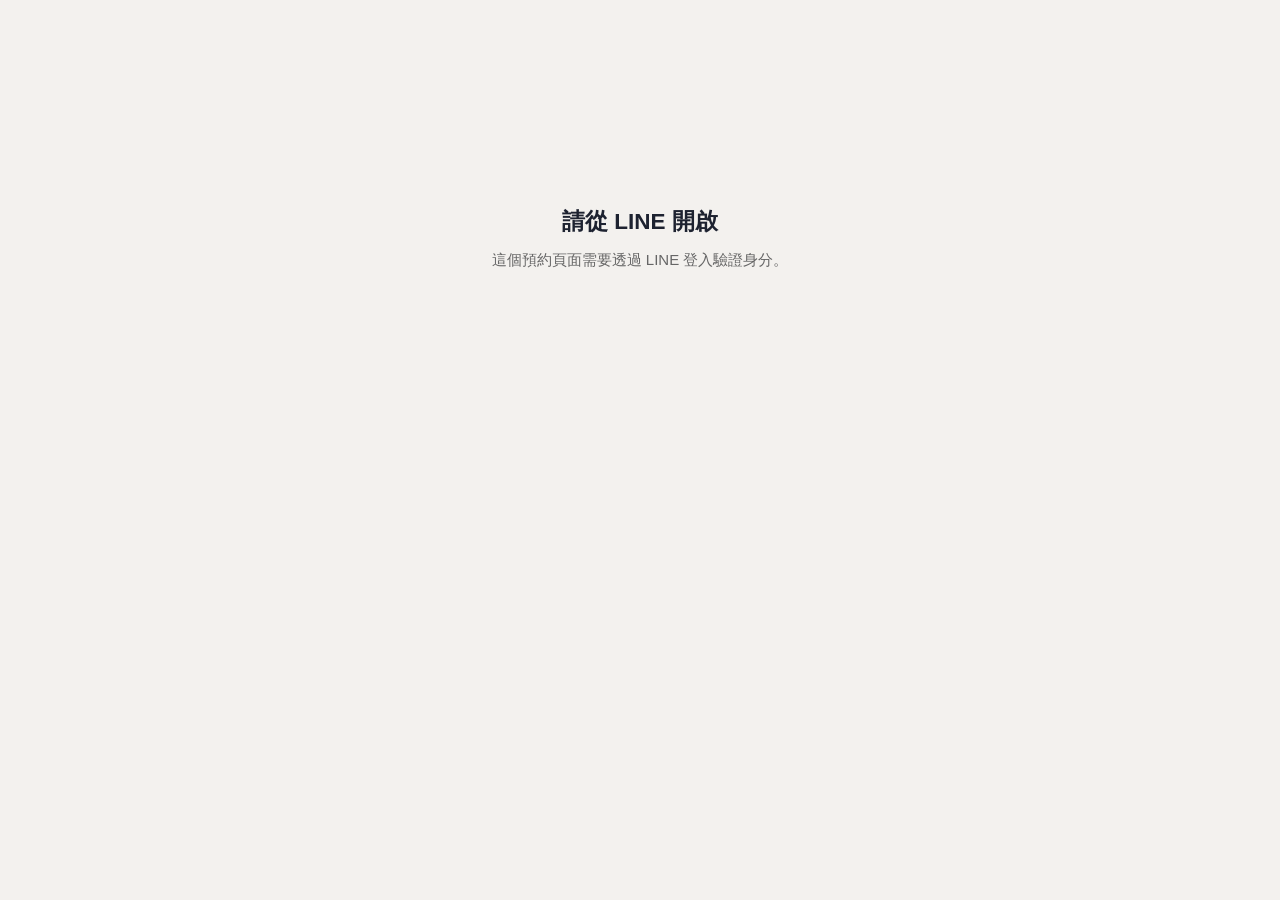
<file: liff/booking/index.html>
<!doctype html>
<html lang="zh-Hant">
<head>
<meta charset="utf-8">
<meta name="viewport" content="width=device-width, initial-scale=1, viewport-fit=cover">
<meta http-equiv="Content-Security-Policy" content="default-src 'self'; script-src 'self' https://static.line-scdn.net https://liffsdk.line-scdn.net; style-src 'self' 'unsafe-inline' https://fonts.googleapis.com; font-src https://fonts.gstatic.com; img-src 'self' data:; connect-src 'self' https://idly-junction-altitude.ngrok-free.dev https://api.line.me https://*.line.me https://*.line-scdn.net https://uts-front.line-apps.com; object-src 'none'; base-uri 'none'; form-action 'none'">
<meta name="robots" content="noindex, nofollow">
<title>預約諮詢｜AI 學院</title>
<link rel="preconnect" href="https://fonts.googleapis.com">
<link rel="preconnect" href="https://fonts.gstatic.com" crossorigin>
<link rel="stylesheet" href="https://fonts.googleapis.com/css2?family=Noto+Sans+TC:wght@400;500;700;900&display=swap">
<style>
:root {
--bg: #F3F1EE;
--card: #FFFFFF;
--ink: #1D2230;
--muted: #6B6F7B;
--line: #E2DED8;
--accent: #E5432F;
--focus: #2F5BD3;
--ok: #1E824C;
--body: "Noto Sans TC", "PingFang TC", "Microsoft JhengHei", sans-serif;
}
@media (prefers-color-scheme: dark) { :root:not([data-theme="light"]) {
--bg: #15171D; --card: #1F222B; --ink: #ECEAE6; --muted: #9DA1AC; --line: #2E323D; --accent: #FF6450; --focus: #8EAAFF; --ok: #4CD98A; color-scheme: dark } }
:root[data-theme="dark"] {
--bg: #15171D; --card: #1F222B; --ink: #ECEAE6; --muted: #9DA1AC; --line: #2E323D; --accent: #FF6450; --focus: #8EAAFF; --ok: #4CD98A; color-scheme: dark }
* { box-sizing: border-box; }
[hidden] { display: none !important; }
html, body { margin: 0; }
body { background: var(--bg); color: var(--ink); font-family: var(--body); font-size: 15px; line-height: 1.6; }
.wrap { max-width: 520px; margin: 0 auto; padding-block: 20px 48px;
padding-left: max(16px, env(safe-area-inset-left, 0px)); padding-right: max(16px, env(safe-area-inset-right, 0px));
display: flex; flex-direction: column; gap: 16px; }
header { display: flex; flex-direction: column; gap: 4px; }
.head { display: flex; justify-content: space-between; align-items: center; gap: 12px; }
.brand { display: flex; align-items: center; gap: 10px; min-width: 0; }
.logo { width: 28px; height: 28px; flex: none; }
h1 { font-weight: 900; font-size: 26px; line-height: 1.2; margin: 0; }
.sub { color: var(--muted); margin: 0; font-size: 14px; }
.box { background: var(--card); border: 1px solid var(--line); border-radius: 16px; padding: 16px; display: flex; flex-direction: column; gap: 14px; }
label, .label { font-weight: 700; font-size: 14px; display: flex; justify-content: space-between; align-items: center; margin-bottom: 6px; }
input, textarea, select { display: block; width: 100%; font: inherit; font-size: 16px; color: var(--ink); background: var(--bg);
border: 1px solid var(--line); border-radius: 10px; padding: 10px 12px; }
textarea { resize: vertical; }
input:focus-visible, textarea:focus-visible, button:focus-visible { outline: 2px solid var(--focus); outline-offset: 2px; }
.chips { display: flex; flex-wrap: wrap; gap: 8px; }
.chip { font: inherit; font-size: 14px; border: 1px solid var(--line); background: var(--bg); color: var(--ink);
padding: 7px 13px; border-radius: 999px; cursor: pointer; }
.chip[aria-pressed="true"] { background: var(--ink); color: var(--bg); border-color: var(--ink); font-weight: 700; }
.tabs .chip { font-size: 15px; padding: 8px 16px; }
.go { font: inherit; font-weight: 700; font-size: 16px; border: 0; border-radius: 12px; padding: 13px; cursor: pointer; background: var(--accent); color: #fff; width: 100%; }
.go:disabled, .ghost:disabled, .chip:disabled { opacity: .45; cursor: default; }
.ghost { font: inherit; font-size: 14px; background: none; border: 1px solid var(--line); color: var(--ink); border-radius: 10px; padding: 8px 12px; cursor: pointer; }
.row { display: flex; gap: 8px; flex-wrap: wrap; align-items: center; }
.status { font-size: 13px; color: var(--muted); min-height: 1.2em; margin: 0; }
.status.err { color: var(--accent); }
.status.ok { color: var(--ok); font-weight: 500; }
.tip { color: var(--muted); font-size: 13px; margin: 0; }
.foot { color: var(--muted); font-size: 12px; text-align: center; margin: 0; }
.day-strip { display: flex; gap: 8px; overflow-x: auto; padding-bottom: 4px; -webkit-overflow-scrolling: touch; }
.day-card { flex: none; min-width: 72px; padding: 10px 8px; border-radius: 12px; border: 1px solid var(--line); background: var(--bg);
color: var(--ink); text-align: center; cursor: pointer; display: flex; flex-direction: column; gap: 2px; font: inherit; }
.day-card.active { border: 2px solid var(--focus); background: var(--card); }
.day-card.full { opacity: .45; }
.day-date { font-weight: 700; font-size: 15px; }
.day-wd { font-size: 12px; color: var(--muted); }
.day-cnt { font-size: 11px; color: var(--ok); font-weight: 700; }
.day-card.full .day-cnt { color: var(--muted); font-weight: 400; }
.slot-grid { display: grid; grid-template-columns: repeat(3, 1fr); gap: 8px; }
.slot-btn { font: inherit; font-size: 15px; font-weight: 500; padding: 10px 6px; border-radius: 10px;
border: 1px solid var(--line); background: var(--bg); color: var(--ink); cursor: pointer; text-align: center; }
.slot-btn[aria-pressed="true"] { background: var(--accent); color: #fff; border-color: var(--accent); font-weight: 700; }
.bk-list { display: flex; flex-direction: column; gap: 10px; }
.bk-card { border: 1px solid var(--line); border-radius: 12px; padding: 12px 14px; background: var(--bg); display: flex; flex-direction: column; gap: 6px; }
.bk-top { display: flex; justify-content: space-between; align-items: center; gap: 8px; }
.bk-time { font-weight: 700; font-size: 16px; }
.bk-meta { font-size: 13px; color: var(--muted); }
.badge { display: inline-block; padding: 2px 8px; border-radius: 999px; font-size: 12px; border: 1px solid var(--line); background: var(--card); }
.badge.ok { color: var(--ok); border-color: var(--ok); }
.badge.warn { color: var(--accent); border-color: var(--accent); }
.wd-block { border-top: 1px solid var(--line); padding-top: 10px; display: flex; flex-direction: column; gap: 6px; }
.wd-head { display: flex; justify-content: space-between; align-items: center; font-weight: 700; font-size: 14px; }
</style>
</head>
<body>
<div class="wrap">
<header>
<div class="head">
<div class="brand">
<svg class="logo" viewBox="0 0 28 28" aria-hidden="true">
<rect width="28" height="28" rx="7" fill="#E5432F"/>
<path d="M9 9h10M9 14h10M9 19h6" stroke="#fff" stroke-width="2.2" stroke-linecap="round"/>
</svg>
<h1>預約諮詢</h1>
</div>
<span id="quotaBadge" class="badge">載入中…</span>
</div>
<p class="sub">選擇方便的日期與時段，送出後即時為您保留。</p>
</header>
<div class="chips tabs" role="tablist">
<button type="button" class="chip" id="tabBook" aria-pressed="true">📅 立即預約</button>
<button type="button" class="chip" id="tabMine" aria-pressed="false">📋 我的預約</button>
<button type="button" class="chip" id="tabAdmin" aria-pressed="false" hidden>⚙️ 管理預約</button>
</div>
<section id="panelBook" class="box">
<div>
<div class="label">1. 選擇日期</div>
<div id="dayStrip" class="day-strip"></div>
</div>
<div>
<div class="label">
<span>2. 選擇時段（每節 <span id="durText">60</span> 分鐘）</span>
<span id="pickedCount" class="tip">尚未選擇</span>
</div>
<div id="slotGrid" class="slot-grid"></div>
<p id="slotEmpty" class="tip" hidden>這一天目前沒有可預約時段，請改選其他日期。</p>
</div>
<div id="selectedWrap" hidden>
<div class="label">已選時段</div>
<div id="selectedChips" class="chips"></div>
</div>
<div>
<label for="custName">3. 您的稱呼</label>
<input id="custName" type="text" maxlength="40" placeholder="例如：王小明">
</div>
<div>
<label for="custContact">聯絡方式（手機或 LINE ID，選填）</label>
<input id="custContact" type="text" maxlength="80" placeholder="方便我們臨時有異動時聯繫您">
</div>
<div>
<label for="custNote">想討論的主題或備註（選填）</label>
<textarea id="custNote" rows="2" maxlength="300" placeholder="例如：想了解 AI 自動化導入流程"></textarea>
</div>
<button id="bookBtn" type="button" class="go" disabled>請先選擇時段</button>
<p id="bookStatus" class="status" role="status"></p>
</section>
<section id="panelMine" class="box" hidden>
<div class="head">
<div class="label" style="margin:0">即將到來的預約</div>
<button id="refreshMineBtn" type="button" class="ghost">重新整理</button>
</div>
<div id="myList" class="bk-list"></div>
<p id="myEmpty" class="tip" hidden>您目前沒有預約中的時段，歡迎到「立即預約」挑選時間！</p>
<p id="mineStatus" class="status" role="status"></p>
</section>
<section id="panelAdmin" class="box" hidden>
<div class="head">
<div class="label" style="margin:0">Google 日曆同步狀態</div>
<span id="gcalBadge" class="badge">檢查中…</span>
</div>
<p id="gcalTip" class="tip"></p>
<div class="wd-block">
<div class="label" style="margin:0">📋 全部客戶預約名單（即將到來）</div>
<div id="allBookingsList" class="bk-list"></div>
<p id="allEmpty" class="tip" hidden>目前沒有待服務的客戶預約。</p>
</div>
<div class="wd-block">
<div class="label" style="margin:0">每位客戶同時最多預約數</div>
<div id="maxUserChips" class="chips">
<button type="button" class="chip" data-v="1">1 個時段</button>
<button type="button" class="chip" data-v="2">2 個時段</button>
<button type="button" class="chip" data-v="3">3 個時段</button>
</div>
</div>
<div class="wd-block">
<div class="label" style="margin:0">每節預約時長</div>
<div id="durChips" class="chips">
<button type="button" class="chip" data-v="30">30 分鐘</button>
<button type="button" class="chip" data-v="60">60 分鐘</button>
<button type="button" class="chip" data-v="90">90 分鐘</button>
</div>
</div>
<div class="wd-block">
<div class="label" style="margin:0">開放預約未來天數</div>
<div id="aheadChips" class="chips">
<button type="button" class="chip" data-v="7">7 天內</button>
<button type="button" class="chip" data-v="14">14 天內</button>
<button type="button" class="chip" data-v="30">30 天內</button>
</div>
</div>
<div class="wd-block">
<div class="label" style="margin:0">至少需提前幾小時預約</div>
<div id="noticeChips" class="chips">
<button type="button" class="chip" data-v="2">2 小時</button>
<button type="button" class="chip" data-v="4">4 小時</button>
<button type="button" class="chip" data-v="12">12 小時</button>
<button type="button" class="chip" data-v="24">24 小時</button>
</div>
</div>
<div class="wd-block">
<div class="label" style="margin:0">特定公休／不開放日期</div>
<div class="row">
<input id="closedDateInput" type="date" style="flex:1;min-width:140px">
<button id="addClosedBtn" type="button" class="ghost">加入公休日</button>
</div>
<div id="closedList" class="chips"></div>
</div>
<div class="wd-block">
<div class="head">
<div class="label" style="margin:0">每週固定開放時段</div>
<button id="presetWeekdayBtn" type="button" class="ghost">一鍵帶入平日預設</button>
</div>
<p class="tip">點選要開放的整點；已選的會自動亮起。</p>
<div id="weeklyEditor"></div>
</div>
<button id="saveCfgBtn" type="button" class="go">💾 儲存所有預約設定</button>
<p id="adminStatus" class="status" role="status"></p>
</section>
<p class="foot">AI 學院 · 線上預約系統</p>
</div>
<script src="https://static.line-scdn.net/liff/edge/2/sdk.js"></script>
<script src="app.js"></script>
</body>
</html>
</file>
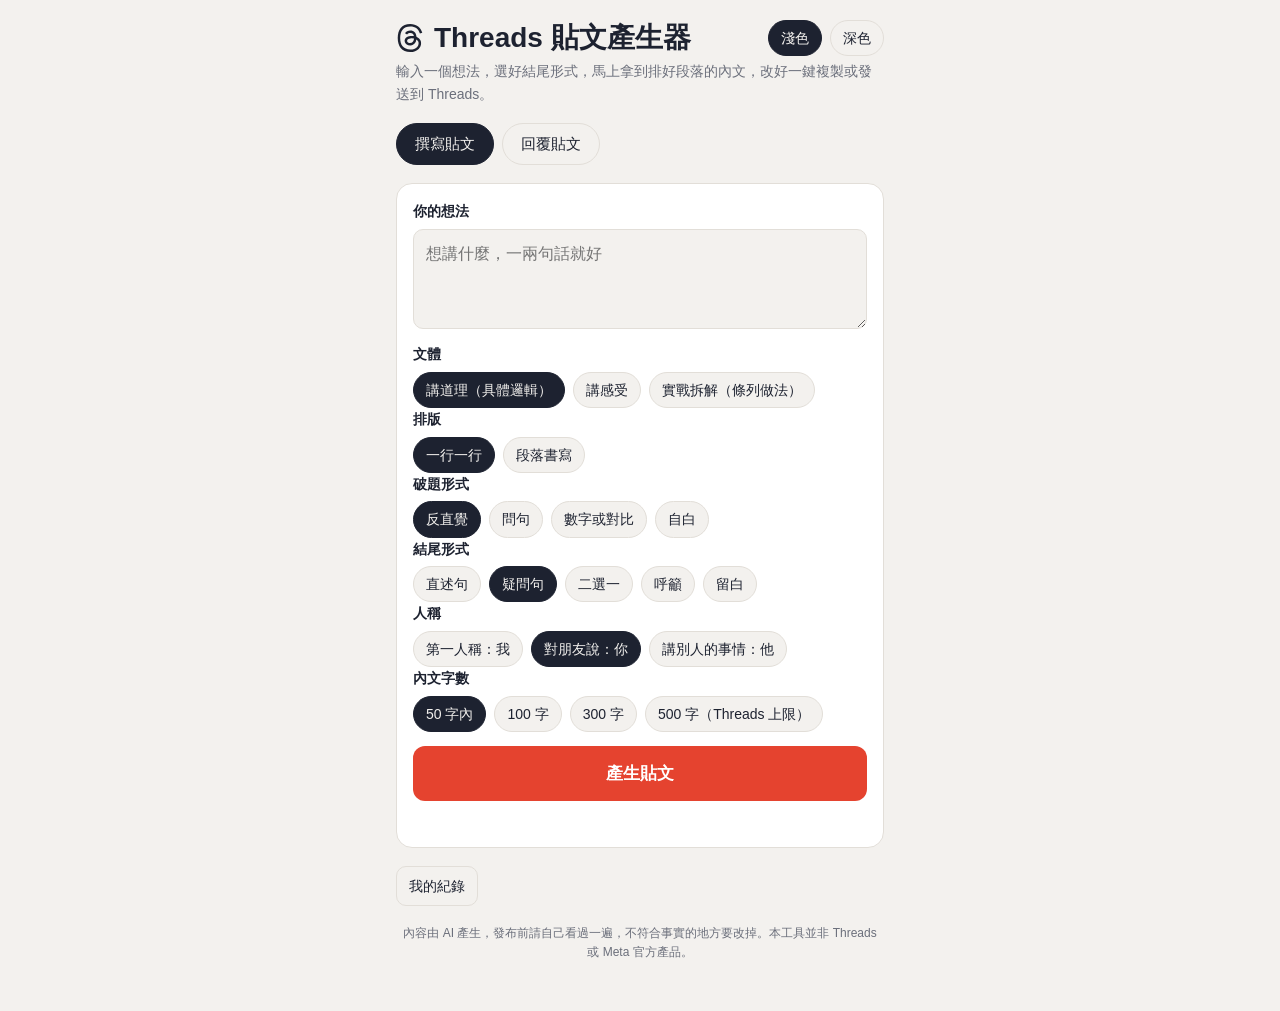
<file: liff/ig/index.html>
<!doctype html>
<html lang="zh-Hant">
<head>
<meta charset="utf-8">
<meta name="viewport" content="width=device-width, initial-scale=1, viewport-fit=cover">
<meta http-equiv="Content-Security-Policy" content="default-src 'self'; script-src 'self' https://static.line-scdn.net https://liffsdk.line-scdn.net; style-src 'self' 'unsafe-inline' https://fonts.googleapis.com; font-src https://fonts.gstatic.com; img-src 'self' data: https:; connect-src 'self' https://idly-junction-altitude.ngrok-free.dev https://hook.us2.make.com https://api.line.me https://*.line.me https://*.line-scdn.net https://uts-front.line-apps.com; object-src 'none'; base-uri 'none'; form-action 'none'">
<meta name="robots" content="noindex, nofollow">
<title>Threads 貼文產生器</title>
<link rel="preconnect" href="https://fonts.googleapis.com">
<link rel="preconnect" href="https://fonts.gstatic.com" crossorigin>
<link rel="stylesheet" href="https://fonts.googleapis.com/css2?family=Noto+Sans+TC:wght@400;500;700;900&display=swap">
<style>
:root {
--bg: #F3F1EE;
--card: #FFFFFF;
--ink: #1D2230;
--muted: #6B6F7B;
--line: #E2DED8;
--accent: #E5432F;
--focus: #2F5BD3;
--body: "Noto Sans TC", "PingFang TC", "Microsoft JhengHei", sans-serif;
}
@media (prefers-color-scheme: dark) { :root:not([data-theme="light"]) {
--bg: #15171D; --card: #1F222B; --ink: #ECEAE6; --muted: #9DA1AC; --line: #2E323D; --accent: #FF6450; --focus: #8EAAFF; color-scheme: dark } }
:root[data-theme="dark"] {
--bg: #15171D; --card: #1F222B; --ink: #ECEAE6; --muted: #9DA1AC; --line: #2E323D; --accent: #FF6450; --focus: #8EAAFF; color-scheme: dark }
* { box-sizing: border-box; }
[hidden] { display: none !important; }
html, body { margin: 0; }
body { background: var(--bg); color: var(--ink); font-family: var(--body); font-size: 15px; line-height: 1.6; }
.wrap { max-width: 520px; margin: 0 auto; padding-block: 20px 48px;
padding-left: max(16px, env(safe-area-inset-left, 0px)); padding-right: max(16px, env(safe-area-inset-right, 0px));
display: flex; flex-direction: column; gap: 18px; }
header { display: flex; flex-direction: column; gap: 4px; }
h1 { font-weight: 900; font-size: 28px; line-height: 1.2; margin: 0; }
.sub { color: var(--muted); margin: 0; font-size: 14px; }
.box { background: var(--card); border: 1px solid var(--line); border-radius: 16px; padding: 16px; display: flex; flex-direction: column; gap: 14px; }
label, .label { font-weight: 700; font-size: 14px; display: flex; justify-content: space-between; margin-bottom: 6px; }
.count { font-weight: 400; color: var(--muted); }
textarea, input[type="url"] { display: block; width: 100%; font: inherit; font-size: 16px; color: var(--ink); background: var(--bg);
border: 1px solid var(--line); border-radius: 10px; padding: 11px 12px; }
textarea { resize: vertical; }
textarea:focus-visible, input[type="url"]:focus-visible, button:focus-visible { outline: 2px solid var(--focus); outline-offset: 2px; }
#imgPreview { display: block; width: 100%; max-height: 260px; object-fit: cover; border-radius: 10px; margin-top: 8px; border: 1px solid var(--line); }
.chips { display: flex; flex-wrap: wrap; gap: 8px; }
.chip { font: inherit; font-size: 14px; border: 1px solid var(--line); background: var(--bg); color: var(--ink);
padding: 6px 12px; border-radius: 999px; cursor: pointer; }
.chip[aria-pressed="true"] { background: var(--ink); color: var(--bg); border-color: var(--ink); }
.go { font: inherit; font-weight: 700; font-size: 17px; border: 0; border-radius: 12px; padding: 14px; cursor: pointer; background: var(--accent); color: #fff; }
.go:disabled, .ghost:disabled { opacity: .55; cursor: default; }
.ghost { font: inherit; font-size: 14px; background: none; border: 1px solid var(--line); color: var(--ink); border-radius: 10px; padding: 8px 12px; cursor: pointer; }
.row { display: flex; gap: 8px; flex-wrap: wrap; align-items: center; }
.row .go { flex: 1; font-size: 15px; padding: 11px; }
.status { font-size: 13px; color: var(--muted); min-height: 1.2em; margin: 0; }
.status.err { color: var(--accent); }
.saved-row { display: flex; align-items: center; gap: 8px; margin: 8px 0; }
.saved-row span { flex: 1; min-width: 0; overflow-wrap: anywhere; }
.head { display: flex; justify-content: space-between; align-items: center; gap: 12px; }
.brand { display: flex; align-items: center; gap: 10px; min-width: 0; }
.logo { width: 28px; height: 28px; flex: none; }
.count.over { color: var(--accent); font-weight: 700; }
.core p { margin: 0; color: var(--muted); }
.foot { color: var(--muted); font-size: 12px; text-align: center; margin: 0; }
.tabs .chip { font-size: 15px; padding: 8px 18px; }
.tip { color: var(--muted); font-size: 13px; margin: 0; }
.near { margin-top: 8px; }
.draft-list { display: flex; flex-direction: column; gap: 12px; }
.draft-card { border: 1px solid var(--line); border-radius: 12px; padding: 12px 14px; background: var(--bg); cursor: pointer; display: flex; flex-direction: column; gap: 6px; }
.draft-card.active { border: 2px solid var(--focus); }
.draft-meta { display: flex; flex-wrap: wrap; gap: 6px; align-items: center; font-size: 12px; color: var(--muted); }
.badge { background: var(--card); border: 1px solid var(--line); padding: 2px 8px; border-radius: 999px; font-size: 12px; color: var(--ink); }
.badge.cat { background: var(--ink); color: var(--bg); font-weight: 700; border-color: var(--ink); }
.draft-title { font-weight: 700; font-size: 15px; margin: 0; }
.draft-summary { font-size: 13px; color: var(--muted); margin: 0; }
.draft-preview { font-size: 14px; color: var(--ink); white-space: pre-line; display: -webkit-box; -webkit-line-clamp: 3; -webkit-box-orient: vertical; overflow: hidden; margin: 0; }
</style>
</head>
<body>
<div class="wrap">
<header>
<div class="head"><div class="brand"><svg class="logo" viewBox="0 0 24 24" role="img" aria-label="Threads" xmlns="http://www.w3.org/2000/svg"><path fill="currentColor" d="M12.186 24h-.007c-3.581-.024-6.334-1.205-8.184-3.509C2.35 18.44 1.5 15.586 1.472 12.01v-.017c.03-3.579.879-6.43 2.525-8.482C5.845 1.205 8.6.024 12.18 0h.014c2.746.02 5.043.725 6.826 2.098 1.677 1.29 2.858 3.13 3.509 5.467l-2.04.569c-1.104-3.96-3.898-5.984-8.304-6.015-2.91.022-5.11.936-6.54 2.717C4.307 6.504 3.616 8.914 3.589 12c.027 3.086.718 5.496 2.057 7.164 1.43 1.783 3.631 2.698 6.54 2.717 2.623-.02 4.358-.631 5.8-2.045 1.647-1.613 1.618-3.593 1.09-4.798-.31-.71-.873-1.3-1.634-1.75-.192 1.352-.622 2.446-1.284 3.272-.886 1.102-2.14 1.704-3.73 1.79-1.202.065-2.361-.218-3.259-.801-1.063-.689-1.685-1.74-1.752-2.964-.065-1.19.408-2.285 1.33-3.082.88-.76 2.119-1.207 3.583-1.291a13.853 13.853 0 0 1 3.02.142c-.126-.742-.375-1.332-.75-1.757-.513-.586-1.308-.883-2.359-.89h-.029c-.844 0-1.992.232-2.721 1.32L7.734 7.847c.98-1.454 2.568-2.256 4.478-2.256h.044c3.194.02 5.097 1.975 5.287 5.388.108.046.216.094.321.142 1.49.7 2.58 1.761 3.154 3.07.797 1.82.871 4.79-1.548 7.158-1.85 1.81-4.094 2.628-7.277 2.65Zm1.003-11.69c-.242 0-.487.007-.739.021-1.836.103-2.98.946-2.916 2.143.067 1.256 1.452 1.839 2.784 1.767 1.224-.065 2.818-.543 3.086-3.71a10.5 10.5 0 0 0-2.215-.221z"/></svg><h1>Threads 貼文產生器</h1></div>
<div class="chips" id="theme" role="group" aria-label="主題配色">
<button type="button" class="chip" data-v="light" aria-pressed="false">淺色</button>
<button type="button" class="chip" data-v="dark" aria-pressed="false">深色</button>
</div></div>
<p class="sub" id="sub">輸入一個想法，選好結尾形式，馬上拿到排好段落的內文，改好一鍵複製或發送到 Threads。</p>
</header>
<div class="chips tabs" id="tab" role="group" aria-label="功能">
<button type="button" class="chip" id="patrolTabBtn" data-v="patrol" aria-pressed="false" hidden>待審草稿</button>
<button type="button" class="chip" data-v="post" aria-pressed="true">撰寫貼文</button>
<button type="button" class="chip" data-v="reply" aria-pressed="false">回覆貼文</button>
</div>
<section class="box" id="patrolForm" hidden>
<div class="row" style="justify-content:space-between">
<span class="label" id="patrolTitle" style="margin:0">待審草稿匣（檢視 → 編輯 → 發送到 Threads）</span>
<div class="row">
<button class="ghost" id="pRefresh" type="button">🔄 重整</button>
</div>
</div>
<p class="status" id="pstatus" aria-live="polite"></p>
<div id="draftList" class="draft-list"></div>
</section>
<section class="box" id="replyForm" hidden>
<div>
<label for="post">對方的貼文或留言</label>
<textarea id="post" rows="6" placeholder="把對方的文字整段貼上"></textarea>
</div>
<div>
<span class="label" id="toneLabel">回覆方式</span>
<div class="chips" id="tone" role="group" aria-labelledby="toneLabel">
<button type="button" class="chip" data-v="打氣" aria-pressed="true">打氣</button>
<button type="button" class="chip" data-v="見解" aria-pressed="false">有見解的回應</button>
<button type="button" class="chip" data-v="觀點" aria-pressed="false" id="toneOpinion" hidden>觀點長回覆</button>
</div>
</div>
<div>
<span class="label" id="rlenLabel">回覆字數</span>
<div class="chips" id="rlen" role="group" aria-labelledby="rlenLabel">
<button type="button" class="chip" data-v="50" aria-pressed="false">50 字</button>
<button type="button" class="chip" data-v="100" aria-pressed="false">100 字</button>
<button type="button" class="chip" data-v="200" aria-pressed="true">200 字</button>
<button type="button" class="chip" data-v="300" aria-pressed="false">300 字</button>
</div>
</div>
<button class="go" id="rgo" type="button">產生回覆</button>
<p class="status" id="rstatus" aria-live="polite"></p>
<p class="tip">回覆前改一兩句，加進你自己的話；短時間大量留言，可能被 Threads 當成垃圾訊息。</p>
</section>
<section class="box" id="postForm">
<div id="kindBox" hidden>
<span class="label" id="kindLabel">內容方向（管理者）</span>
<div class="chips" id="kind" role="group" aria-labelledby="kindLabel">
<button type="button" class="chip" data-v="" aria-pressed="true">一般</button>
<button type="button" class="chip" data-v="pain" aria-pressed="false">小店痛點</button>
<button type="button" class="chip" data-v="tech" aria-pressed="false">淺白技術</button>
<button type="button" class="chip" data-v="sec" aria-pressed="false">資安權限</button>
<button type="button" class="chip" data-v="food" aria-pressed="false">美食海巡</button>
<button type="button" class="chip" data-v="dad" aria-pressed="false">爸爸日常</button>
</div>
<p class="tip" id="kindTip" hidden></p>
<div id="toolBox" hidden>
<span class="label" id="toolLabel">這篇提工具（大約三到四篇提一次）</span>
<div class="chips" id="tool" role="group" aria-labelledby="toolLabel">
<button type="button" class="chip" data-v="" aria-pressed="true">不提</button>
<button type="button" class="chip" data-v="1" aria-pressed="false">提，一樓留言帶 73737</button>
</div>
</div>
</div>
<div>
<label for="idea" id="ideaLabel">你的想法</label>
<textarea id="idea" rows="3" placeholder="想講什麼，一兩句話就好"></textarea>
</div>
<div id="genOpts">
<div>
<span class="label" id="styleLabel">文體</span>
<div class="chips" id="style" role="group" aria-labelledby="styleLabel">
<button type="button" class="chip" data-v="道理" aria-pressed="true">講道理（具體邏輯）</button>
<button type="button" class="chip" data-v="感受" aria-pressed="false">講感受</button>
<button type="button" class="chip" data-v="實戰" aria-pressed="false">實戰拆解（條列做法）</button>
</div>
</div>
<div>
<span class="label" id="formLabel">排版</span>
<div class="chips" id="form" role="group" aria-labelledby="formLabel">
<button type="button" class="chip" data-v="行" aria-pressed="true">一行一行</button>
<button type="button" class="chip" data-v="段落" aria-pressed="false">段落書寫</button>
</div>
</div>
<div>
<span class="label" id="hookLabel">破題形式</span>
<div class="chips" id="hook" role="group" aria-labelledby="hookLabel">
<button type="button" class="chip" data-v="反直覺" aria-pressed="true">反直覺</button>
<button type="button" class="chip" data-v="問句" aria-pressed="false">問句</button>
<button type="button" class="chip" data-v="數字" aria-pressed="false">數字或對比</button>
<button type="button" class="chip" data-v="自白" aria-pressed="false">自白</button>
</div>
</div>
<div>
<span class="label" id="endLabel">結尾形式</span>
<div class="chips" id="end" role="group" aria-labelledby="endLabel">
<button type="button" class="chip" data-v="直述句" aria-pressed="false">直述句</button>
<button type="button" class="chip" data-v="疑問句" aria-pressed="true">疑問句</button>
<button type="button" class="chip" data-v="二選一" aria-pressed="false">二選一</button>
<button type="button" class="chip" data-v="呼籲" aria-pressed="false">呼籲</button>
<button type="button" class="chip" data-v="留白" aria-pressed="false">留白</button>
</div>
</div>
<div>
<span class="label" id="voiceLabel">人稱</span>
<div class="chips" id="voice" role="group" aria-labelledby="voiceLabel">
<button type="button" class="chip" data-v="我" aria-pressed="false">第一人稱：我</button>
<button type="button" class="chip" data-v="你" aria-pressed="true">對朋友說：你</button>
<button type="button" class="chip" data-v="他" aria-pressed="false">講別人的事情：他</button>
</div>
</div>
<div>
<span class="label" id="lenLabel">內文字數</span>
<div class="chips" id="len" role="group" aria-labelledby="lenLabel">
<button type="button" class="chip" data-v="50" aria-pressed="true">50 字內</button>
<button type="button" class="chip" data-v="100" aria-pressed="false">100 字</button>
<button type="button" class="chip" data-v="300" aria-pressed="false">300 字</button>
<button type="button" class="chip" data-v="500" aria-pressed="false">500 字（Threads 上限）</button>
</div>
</div>
</div>
<button class="go" id="go" type="button">產生貼文</button>
<p class="status" id="status" aria-live="polite"></p>
</section>
<section class="box" id="result" hidden>
<p class="tip" id="modelTag" hidden></p>
<p class="tip" id="newsInfo" hidden></p>
<div class="core" id="coreBox"><span class="label">這篇的主旨（不會複製，只給你檢查方向）</span><p id="core"></p></div>
<div class="core" id="needBox" hidden><span class="label">還可以補的細節（補進素材再產生一次會更具體）</span><p id="need"></p></div>
<div>
<label for="caption"><span id="captionLabel">內文</span> <span class="count" id="count"></span></label>
<textarea id="caption" rows="10"></textarea>
<div class="row near">
<button class="go" id="copy" type="button">複製內文</button>
<button class="go" id="pubThreads" type="button" hidden style="background:#2f5d50">🚀 發送到 Threads</button>
</div>
<p class="tip">按「儲存」、「複製」或「發送到 Threads」時都會記下這個版本，之後 AI 會參考你改過的定稿，越用越像你。</p>
</div>
<div id="imgBox" hidden>
<label for="imageUrl">附圖網址（選填，留空則發純文字；須為 https:// 開頭）</label>
<div class="row">
<input id="imageUrl" type="url" placeholder="https://..." style="flex:1;min-width:0" />
<button class="ghost" id="clearImg" type="button">清除圖片</button>
</div>
<img id="imgPreview" alt="附圖預覽" hidden />
</div>
<div id="commentBox">
<label for="comment">一樓留言（發文後自己留在第一則，網址放這裡）</label>
<textarea id="comment" rows="3"></textarea>
<div class="row"><button class="ghost" id="copyComment" type="button">複製一樓留言</button></div>
</div>
<div class="row">
<button class="ghost" id="save" type="button">存檔</button>
</div>
<p class="status" id="saved" aria-live="polite"></p>
</section>
<div class="row"><button class="ghost" id="savedBtn" type="button">我的紀錄</button></div>
<div class="box" id="savedList" hidden></div>
<p class="foot">內容由 AI 產生，發布前請自己看過一遍，不符合事實的地方要改掉。本工具並非 Threads 或 Meta 官方產品。</p>
</div>
<script src="https://static.line-scdn.net/liff/edge/versions/2.31.2/sdk.js"></script>
<script src="app.js?v=20261122-3"></script>
</body>
</html>
</file>
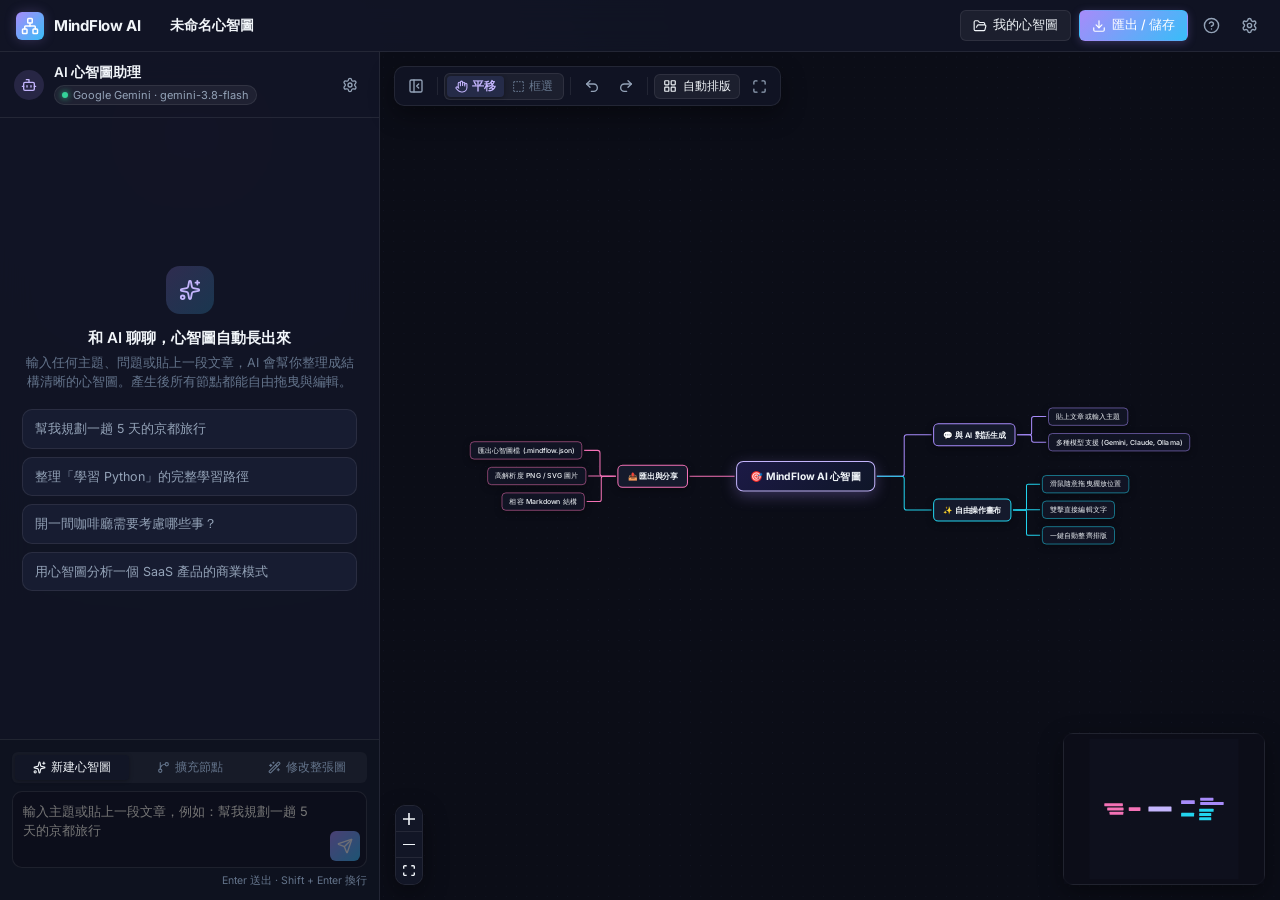
<file: liff/mindmap/index.html>
<!doctype html>
<html lang="zh-Hant">
  <head>
    <meta charset="UTF-8" />
    <link rel="icon" type="image/svg+xml" href="./favicon.svg" />
    <meta name="viewport" content="width=device-width, initial-scale=1.0, maximum-scale=1" />
    <meta name="theme-color" content="#0b0d17" />
    <title>MindFlow AI｜和 AI 對話，自動生成可自由拖曳的心智圖</title>
    <meta
      name="description"
      content="MindFlow AI 是一款 AI 心智圖工具：和 AI 對話即可自動產生心智圖，節點可自由拖曳、編輯，並支援匯出 PNG、SVG、Markdown 與心智圖檔。"
    />
    <meta property="og:title" content="MindFlow AI｜AI 心智圖工具" />
    <meta property="og:description" content="和 AI 對話，自動畫出可自由拖曳的心智圖。支援 Gemini、OpenAI、Claude 與本機 Ollama。" />
    <meta property="og:type" content="website" />
    <script type="module" crossorigin src="./assets/index-CmiLSW2g.js"></script>
    <link rel="stylesheet" crossorigin href="./assets/index-OuStrEI8.css">
  </head>
  <body>
    <div id="root"></div>
  </body>
</html>
</file>
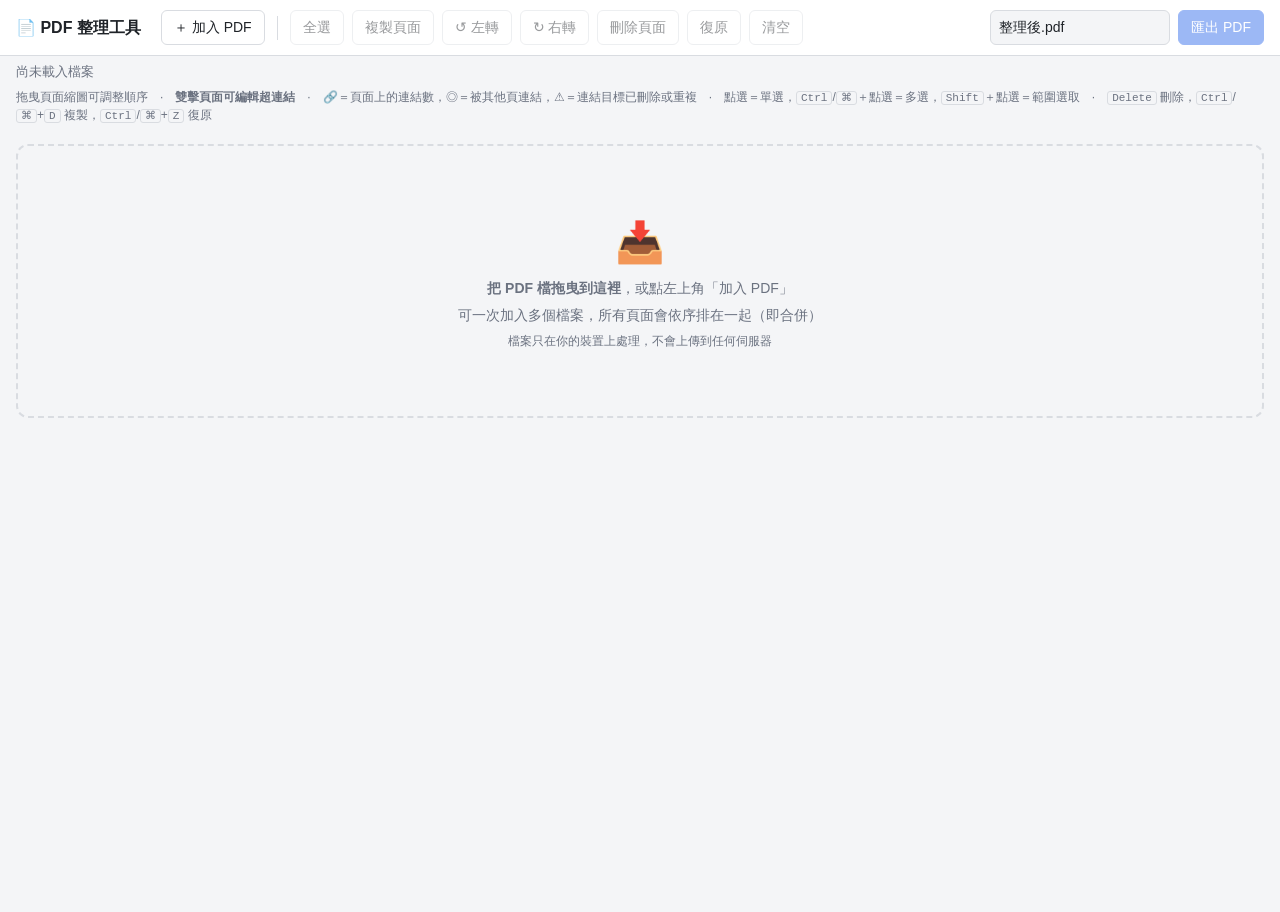
<file: liff/pdf/index.html>
<!doctype html>
<html lang="zh-Hant">
<head>
<meta charset="utf-8">
<meta name="viewport" content="width=device-width, initial-scale=1, viewport-fit=cover">
<title>PDF 整理工具</title>
<script src="lib/pdf.min.js"></script>
<script src="lib/pdf.worker.min.js"></script>
<script src="lib/pdf-lib.min.js"></script>
<script src="lib/Sortable.min.js"></script>
<style>
:root {
--bg: #f4f5f7; --panel: #ffffff; --text: #1f2328; --muted: #6b7280;
--border: #d9dce1; --accent: #2563eb; --accent-soft: #dbe7ff;
--danger: #dc2626; --shadow: 0 1px 3px rgba(0,0,0,.08);
}
@media (prefers-color-scheme: dark) {
:root:not([data-theme="light"]) {
--bg: #17191c; --panel: #22252a; --text: #e6e8eb; --muted: #9aa1ab;
--border: #363a41; --accent: #5b8cff; --accent-soft: #263553;
--danger: #f87171; --shadow: 0 1px 3px rgba(0,0,0,.4);
}
}
* { box-sizing: border-box; }
body { margin: 0; background: var(--bg); color: var(--text);
font: 14px/1.5 -apple-system, BlinkMacSystemFont, "Segoe UI", "PingFang TC", "Microsoft JhengHei", sans-serif; }
header { position: sticky; top: 0; z-index: 10; background: var(--panel); border-bottom: 1px solid var(--border);
padding: 10px 16px; display: flex; flex-wrap: wrap; gap: 8px; align-items: center; }
h1 { font-size: 16px; margin: 0 12px 0 0; white-space: nowrap; }
button, .btn { font: inherit; border: 1px solid var(--border); background: var(--panel); color: var(--text);
padding: 6px 12px; border-radius: 6px; cursor: pointer; white-space: nowrap; }
button:hover:not(:disabled), .btn:hover { border-color: var(--accent); }
button:disabled { opacity: .45; cursor: default; }
button.primary { background: var(--accent); border-color: var(--accent); color: #fff; }
button.danger:not(:disabled) { color: var(--danger); }
.sep { width: 1px; height: 24px; background: var(--border); margin: 0 4px; }
.spacer { flex: 1; }
input[type=text] { font: inherit; padding: 6px 8px; border: 1px solid var(--border); border-radius: 6px;
background: var(--bg); color: var(--text); width: 180px; }
#status { color: var(--muted); font-size: 13px; padding: 6px 16px; }
#sources { display: flex; flex-wrap: wrap; gap: 6px; padding: 0 16px; }
.src-chip { display: inline-flex; align-items: center; gap: 6px; font-size: 12px; padding: 2px 8px;
border: 1px solid var(--border); border-radius: 999px; background: var(--panel); }
.dot { width: 9px; height: 9px; border-radius: 50%; flex: none; }
main { padding: 12px 16px 80px; min-height: calc(100vh - 120px); }
#grid { display: grid; grid-template-columns: repeat(auto-fill, minmax(168px, 1fr)); gap: 14px; }
.card { position: relative; background: var(--panel); border: 2px solid transparent; border-radius: 8px;
padding: 8px; box-shadow: var(--shadow); cursor: grab; user-select: none; }
.card.selected { border-color: var(--accent); background: var(--accent-soft); }
.card.ghost { opacity: .35; }
.thumb { width: 100%; aspect-ratio: 1; display: flex; align-items: center; justify-content: center; overflow: hidden; }
.thumb img { max-width: 100%; max-height: 100%; background: #fff; box-shadow: 0 0 0 1px rgba(0,0,0,.12);
transition: transform .15s; pointer-events: none; }
.thumb img:not([src]) { width: 70%; height: 90%; }
.meta { display: flex; align-items: center; gap: 6px; margin-top: 6px; font-size: 12px; }
.num { font-weight: 600; }
.from { color: var(--muted); overflow: hidden; text-overflow: ellipsis; white-space: nowrap; }
.tools { position: absolute; top: 6px; right: 6px; display: none; gap: 4px; }
.card:hover .tools { display: flex; }
.tools button { padding: 2px 6px; font-size: 13px; line-height: 1.3; box-shadow: var(--shadow); }
#empty { border: 2px dashed var(--border); border-radius: 12px; padding: 60px 20px; text-align: center; color: var(--muted); }
#empty p { margin: 6px 0; }
body.dragover main { outline: 3px dashed var(--accent); outline-offset: -8px; }
.hint { font-size: 12px; color: var(--muted); padding: 0 16px 8px; }
kbd { font: 11px ui-monospace, monospace; border: 1px solid var(--border); border-radius: 3px; padding: 0 4px; }
#busy { position: fixed; inset: 0; background: rgba(0,0,0,.35); display: none; align-items: center;
justify-content: center; z-index: 50; color: #fff; font-size: 16px; }
#busy.on { display: flex; }
.badges { position: absolute; top: 6px; left: 6px; display: flex; flex-direction: column; gap: 3px; align-items: flex-start; }
.badge { font-size: 11px; line-height: 1.4; padding: 0 6px; border-radius: 999px; background: var(--panel);
border: 1px solid var(--border); box-shadow: var(--shadow); white-space: nowrap; }
.badge.warn { background: #fef3c7; border-color: #f59e0b; color: #92400e; }
.badge.bad { background: #fee2e2; border-color: #ef4444; color: #991b1b; }
#status .warn { color: #b45309; font-weight: 600; }
dialog { border: 1px solid var(--border); border-radius: 10px; background: var(--panel); color: var(--text);
padding: 0; width: min(720px, calc(100vw - 32px)); max-height: calc(100vh - 64px); }
dialog::backdrop { background: rgba(0,0,0,.45); }
.dlg-head { padding: 14px 18px; border-bottom: 1px solid var(--border); }
.dlg-head h2 { font-size: 16px; margin: 0 0 4px; }
.dlg-head p { margin: 0; color: var(--muted); font-size: 13px; }
.dlg-body { padding: 8px 18px; overflow: auto; max-height: calc(100vh - 220px); }
.dlg-foot { padding: 12px 18px; border-top: 1px solid var(--border); display: flex; justify-content: flex-end; gap: 8px; }
.link-row { display: flex; gap: 12px; align-items: center; padding: 10px 0; border-bottom: 1px solid var(--border); }
.link-row:last-child { border-bottom: 0; }
.link-row .desc { flex: 1; min-width: 0; font-size: 13px; }
.link-row .desc b { display: block; margin-bottom: 2px; }
.link-row select { font: inherit; font-size: 13px; padding: 4px; border-radius: 6px; border: 1px solid var(--border);
background: var(--bg); color: var(--text); max-width: 100%; margin-top: 6px; }
.link-row .prev { width: 64px; height: 64px; flex: none; display: flex; align-items: center; justify-content: center; }
.link-row .prev img { max-width: 100%; max-height: 100%; box-shadow: 0 0 0 1px rgba(0,0,0,.15); background: #fff; }
.tag { display: inline-block; font-size: 11px; padding: 0 6px; border-radius: 4px; margin-right: 4px; }
.tag.bad { background: #fee2e2; color: #991b1b; } .tag.warn { background: #fef3c7; color: #92400e; }
#editDlg { width: min(1280px, calc(100vw - 24px)); height: calc(100vh - 24px); max-height: none; }
#editDlg[open] { display: grid; grid-template-rows: auto 1fr auto; }
.ed-head { display: flex; align-items: center; gap: 8px; padding: 10px 14px; border-bottom: 1px solid var(--border); }
.ed-head h2 { font-size: 15px; margin: 0; flex: 1; min-width: 0; overflow: hidden; text-overflow: ellipsis; white-space: nowrap; }
.ed-main { display: grid; grid-template-columns: 1fr 320px; min-height: 0; }
#edStage { overflow: auto; background: var(--bg); display: flex; align-items: center; justify-content: center; padding: 16px; min-height: 0; }
#edPage { position: relative; flex: none; box-shadow: 0 2px 10px rgba(0,0,0,.2); background: #fff; }
#edCanvas { display: block; }
#edOverlay { position: absolute; inset: 0; cursor: crosshair; touch-action: none; }
.box { position: absolute; border: 2px dashed #2563eb; background: rgba(37,99,235,.10); cursor: move; }
.box.url { border-color: #16a34a; background: rgba(22,163,74,.10); }
.box.other { border-color: #64748b; background: rgba(100,116,139,.10); }
.box.bad { border-color: #dc2626; background: rgba(220,38,38,.10); }
.box.sel { border-style: solid; box-shadow: 0 0 0 2px rgba(255,255,255,.9); }
.box-label { position: absolute; left: -2px; bottom: 100%; font-size: 11px; line-height: 1.5; padding: 0 5px; white-space: nowrap;
background: #2563eb; color: #fff; border-radius: 3px 3px 0 0; pointer-events: none; max-width: 260px; overflow: hidden; text-overflow: ellipsis; }
.box.url .box-label { background: #16a34a; } .box.other .box-label { background: #64748b; } .box.bad .box-label { background: #dc2626; }
.h { position: absolute; width: 10px; height: 10px; background: #fff; border: 2px solid #111; border-radius: 2px; }
.h[data-h=nw] { left: -6px; top: -6px; cursor: nwse-resize; } .h[data-h=se] { right: -6px; bottom: -6px; cursor: nwse-resize; }
.h[data-h=ne] { right: -6px; top: -6px; cursor: nesw-resize; } .h[data-h=sw] { left: -6px; bottom: -6px; cursor: nesw-resize; }
#edTemp { position: absolute; border: 2px dashed #111; background: rgba(0,0,0,.06); display: none; pointer-events: none; }
#edPanel { border-left: 1px solid var(--border); overflow: auto; padding: 12px 14px; font-size: 13px; }
#edPanel h3 { font-size: 13px; margin: 4px 0 8px; color: var(--muted); font-weight: 600; }
.ed-list { display: flex; flex-direction: column; gap: 4px; margin-bottom: 14px; }
.ed-item { text-align: left; display: flex; gap: 6px; align-items: center; padding: 5px 8px; font-size: 12px; }
.ed-item.sel { border-color: var(--accent); background: var(--accent-soft); }
.ed-item span:last-child { overflow: hidden; text-overflow: ellipsis; white-space: nowrap; }
.ed-field { margin-bottom: 12px; }
.ed-field > label { display: block; font-weight: 600; margin-bottom: 4px; }
.ed-field select, .ed-field input[type=text] { width: 100%; font: inherit; padding: 6px 8px; border: 1px solid var(--border);
border-radius: 6px; background: var(--bg); color: var(--text); }
.seg { display: flex; } .seg button { flex: 1; border-radius: 0; } .seg button:first-child { border-radius: 6px 0 0 6px; }
.seg button:last-child { border-radius: 0 6px 6px 0; margin-left: -1px; } .seg button.on { background: var(--accent); border-color: var(--accent); color: #fff; }
.ed-thumb { margin-top: 6px; height: 120px; display: flex; align-items: center; justify-content: center; background: var(--bg); border-radius: 6px; }
.ed-thumb img { max-height: 108px; max-width: 108px; box-shadow: 0 0 0 1px rgba(0,0,0,.15); background: #fff; }
.ed-msg { font-size: 12px; margin-top: 4px; color: var(--muted); word-break: break-all; }
.ed-msg.bad { color: var(--danger); } .ed-msg.ok { color: #16a34a; }
.ed-row { display: flex; gap: 8px; align-items: center; margin-top: 6px; }
.ed-row input[type=color] { width: 40px; height: 30px; padding: 0; border: 1px solid var(--border); border-radius: 6px; background: none; }
.ed-empty { color: var(--muted); line-height: 1.7; }
.ed-foot { display: flex; align-items: center; gap: 8px; padding: 10px 14px; border-top: 1px solid var(--border); }
.ed-foot .tip { flex: 1; color: var(--muted); font-size: 12px; }
@media (max-width: 760px) {
.ed-main { grid-template-columns: 1fr; grid-template-rows: 1fr auto; }
#edPanel { border-left: 0; border-top: 1px solid var(--border); max-height: 45vh; }
.ed-foot .tip { display: none; }
}
@media (max-width: 600px) { #grid { grid-template-columns: repeat(auto-fill, minmax(130px, 1fr)); } input[type=text] { width: 130px; } }
.file-pick { position: relative; overflow: hidden; display: inline-block; }
.file-pick input { position: absolute; inset: 0; width: 100%; height: 100%; opacity: 0; cursor: pointer; font-size: 100px; }
#ops { display: flex; flex-wrap: wrap; gap: 8px; align-items: center; }
.pick-big { display: none; }
.hint-touch { display: none; }
#lineTip { display: none; margin: 8px 16px 0; padding: 10px 12px; border-radius: 8px; font-size: 13px;
background: #fef3c7; color: #92400e; border: 1px solid #f59e0b; }
#lineTip a { color: inherit; font-weight: 600; }
body.in-line #lineTip { display: block; }
#saveDlg { width: min(420px, calc(100vw - 32px)); }
#saveDlg .dlg-body { display: flex; flex-direction: column; gap: 10px; padding: 16px 18px; }
#saveDlg .dlg-body button { padding: 12px; font-size: 16px; }
body.touch .card { cursor: default; -webkit-user-select: none; -webkit-touch-callout: none; }
body.touch .thumb img { -webkit-touch-callout: none; }
body.touch .card.selected .tools { display: flex; }
body.touch .tools button { padding: 6px 9px; font-size: 15px; }
body.touch .hint-desk { display: none; }
body.touch .hint-touch { display: inline; }
body.touch .pick-big { display: inline-block; }
body.touch #empty .drop-text { display: none; }
body.touch .card.sortable-chosen { transform: scale(1.04); box-shadow: 0 6px 18px rgba(0,0,0,.25); }
@media (max-width: 600px) {
header { padding: 8px 12px; gap: 6px; }
h1 { font-size: 15px; margin-right: 4px; flex: 1; }
header .spacer { display: none; }
#outName { order: 10; flex: 1 1 100%; width: auto; font-size: 16px; }
body.empty #outName { display: none; }
#ops { position: fixed; left: 0; right: 0; bottom: 0; z-index: 10;
background: var(--panel); border-top: 1px solid var(--border); gap: 6px;
padding: 8px 12px calc(8px + env(safe-area-inset-bottom)); }
#ops .sep { display: none; }
#ops button { flex: 1 1 22%; padding: 9px 4px; }
body.empty #ops { display: none; }
main { padding: 12px 12px calc(130px + env(safe-area-inset-bottom)); }
#status, .hint { padding-left: 12px; padding-right: 12px; }
#sources { padding: 0 12px; }
#empty { padding: 40px 16px; }
.ed-field select, .ed-field input[type=text], .link-row select { font-size: 16px; }
}
</style>
</head>
<body class="empty">
<header>
<h1>📄 PDF 整理工具</h1>
<label class="btn file-pick">＋ 加入 PDF<input id="fileInput" class="file-input" type="file" accept=".pdf,application/pdf" multiple></label>
<div id="ops">
<span class="sep"></span>
<button id="btnAll">全選</button>
<button id="btnDup" disabled>複製頁面</button>
<button id="btnRotL" disabled>↺ 左轉</button>
<button id="btnRotR" disabled>↻ 右轉</button>
<button id="btnDel" class="danger" disabled>刪除頁面</button>
<button id="btnUndo" disabled>復原</button>
<button id="btnClear" disabled>清空</button>
</div>
<span class="spacer"></span>
<input id="outName" type="text" value="整理後.pdf" title="匯出檔名">
<button id="btnExport" class="primary" disabled>匯出 PDF</button>
</header>
<div id="lineTip">在 LINE 裡開啟時，可能無法選取或儲存檔案。建議 <a id="lineTipLink" href="#">改用 Safari／Chrome 開啟</a></div>
<div id="status">尚未載入檔案</div>
<div id="sources"></div>
<div class="hint"><span class="hint-touch">點一下選取頁面（可選多頁），再用下方按鈕刪除、旋轉、複製　·　<b>按住頁面不放再拖曳</b>可調整順序　·　選取後點頁面上的 🔗 可編輯超連結</span><span class="hint-desk">拖曳頁面縮圖可調整順序　·　<b>雙擊頁面可編輯超連結</b>　·　🔗＝頁面上的連結數，◎＝被其他頁連結，⚠＝連結目標已刪除或重複　·　點選＝單選，<kbd>Ctrl</kbd>/<kbd>⌘</kbd>＋點選＝多選，<kbd>Shift</kbd>＋點選＝範圍選取　·　<kbd>Delete</kbd> 刪除，<kbd>Ctrl</kbd>/<kbd>⌘</kbd>+<kbd>D</kbd> 複製，<kbd>Ctrl</kbd>/<kbd>⌘</kbd>+<kbd>Z</kbd> 復原</span></div>
<main id="main">
<div id="empty">
<p style="font-size:40px">📥</p>
<p class="drop-text"><strong>把 PDF 檔拖曳到這裡</strong>，或點左上角「加入 PDF」</p>
<p><label class="btn primary file-pick pick-big" style="padding:12px 22px;font-size:16px;background:var(--accent);color:#fff;border-color:var(--accent)">選擇 PDF 檔案<input class="file-input" type="file" accept=".pdf,application/pdf" multiple></label></p>
<p>可一次加入多個檔案，所有頁面會依序排在一起（即合併）</p>
<p style="font-size:12px">檔案只在你的裝置上處理，不會上傳到任何伺服器</p>
</div>
<div id="grid"></div>
</main>
<div id="busy">處理中…</div>
<dialog id="linkDlg">
<div class="dlg-head">
<h2>🔗 請確認內部超連結</h2>
<p id="linkDlgSummary"></p>
</div>
<div class="dlg-body" id="linkDlgBody"></div>
<div class="dlg-foot">
<button id="linkDlgCancel">返回修改</button>
<button id="linkDlgOk" class="primary">確認並匯出</button>
</div>
</dialog>
<dialog id="saveDlg">
<div class="dlg-head">
<h2>✅ PDF 已產生</h2>
<p id="saveDlgInfo"></p>
</div>
<div class="dlg-body">
<button id="saveShare" class="primary">分享／儲存到「檔案」</button>
<button id="saveDownload">下載</button>
<button id="saveClose">關閉</button>
</div>
</dialog>
<dialog id="editDlg">
<div class="ed-head">
<h2 id="edTitle">編輯連結</h2>
<button id="edPrev" title="儲存並編輯上一頁">◀ 上一頁</button>
<button id="edNext" title="儲存並編輯下一頁">下一頁 ▶</button>
</div>
<div class="ed-main">
<div id="edStage">
<div id="edPage">
<canvas id="edCanvas"></canvas>
<div id="edOverlay"><div id="edTemp"></div></div>
</div>
</div>
<div id="edPanel"></div>
</div>
<div class="ed-foot">
<span class="tip">在頁面上拖曳畫出連結範圍　·　點選方框可移動，拖曳角落調整大小　·　<kbd>Delete</kbd> 刪除　<kbd>Ctrl</kbd>/<kbd>⌘</kbd>+<kbd>Z</kbd> 復原　方向鍵微調</span>
<button id="edCancel">取消</button>
<button id="edDone" class="primary">完成</button>
</div>
</dialog>
<script src="app.js?v=20261109-1"></script>
</body>
</html>
</file>
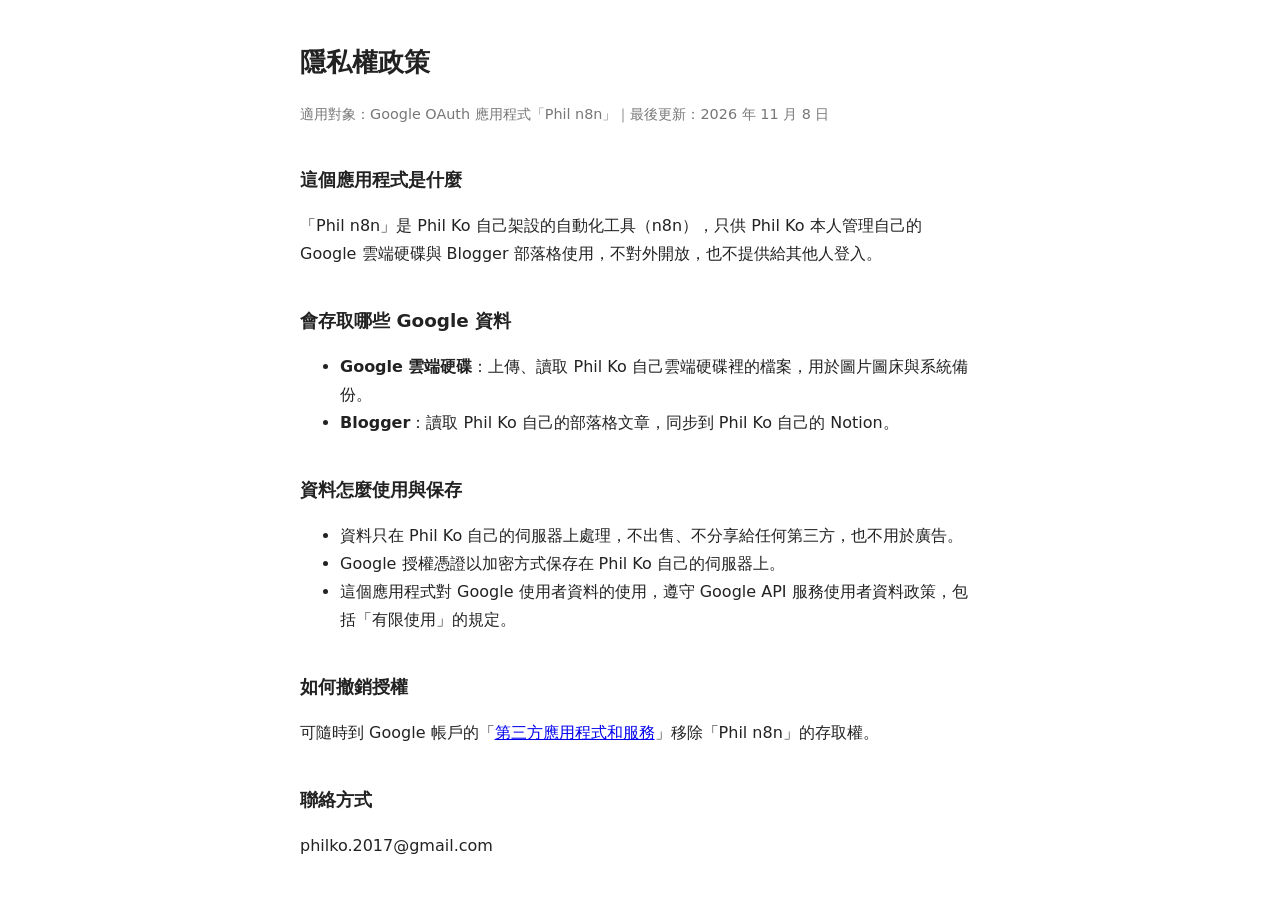
<file: liff/privacy/index.html>
<!doctype html>
<html lang="zh-Hant">
<head>
<meta charset="utf-8">
<meta name="viewport" content="width=device-width,initial-scale=1">
<meta http-equiv="Content-Security-Policy" content="default-src 'self'; style-src 'self' 'unsafe-inline'">
<title>隱私權政策｜Phil n8n</title>
<style>
body { font-family: system-ui, -apple-system, "PingFang TC", "Noto Sans TC", sans-serif; max-width: 680px; margin: 40px auto; padding: 0 20px; line-height: 1.75; color: #222; }
h1 { font-size: 1.6rem; } h2 { font-size: 1.15rem; margin-top: 2em; }
.muted { color: #777; font-size: .9rem; }
</style>
</head>
<body>
<h1>隱私權政策</h1>
<p class="muted">適用對象：Google OAuth 應用程式「Phil n8n」｜最後更新：2026 年 11 月 8 日</p>
<h2>這個應用程式是什麼</h2>
<p>「Phil n8n」是 Phil Ko 自己架設的自動化工具（n8n），只供 Phil Ko 本人管理自己的 Google 雲端硬碟與 Blogger 部落格使用，不對外開放，也不提供給其他人登入。</p>
<h2>會存取哪些 Google 資料</h2>
<ul>
<li><strong>Google 雲端硬碟</strong>：上傳、讀取 Phil Ko 自己雲端硬碟裡的檔案，用於圖片圖床與系統備份。</li>
<li><strong>Blogger</strong>：讀取 Phil Ko 自己的部落格文章，同步到 Phil Ko 自己的 Notion。</li>
</ul>
<h2>資料怎麼使用與保存</h2>
<ul>
<li>資料只在 Phil Ko 自己的伺服器上處理，不出售、不分享給任何第三方，也不用於廣告。</li>
<li>Google 授權憑證以加密方式保存在 Phil Ko 自己的伺服器上。</li>
<li>這個應用程式對 Google 使用者資料的使用，遵守 Google API 服務使用者資料政策，包括「有限使用」的規定。</li>
</ul>
<h2>如何撤銷授權</h2>
<p>可隨時到 Google 帳戶的「<a href="https://myaccount.google.com/permissions">第三方應用程式和服務</a>」移除「Phil n8n」的存取權。</p>
<h2>聯絡方式</h2>
<p>philko.2017@gmail.com</p>
</body>
</html>
</file>
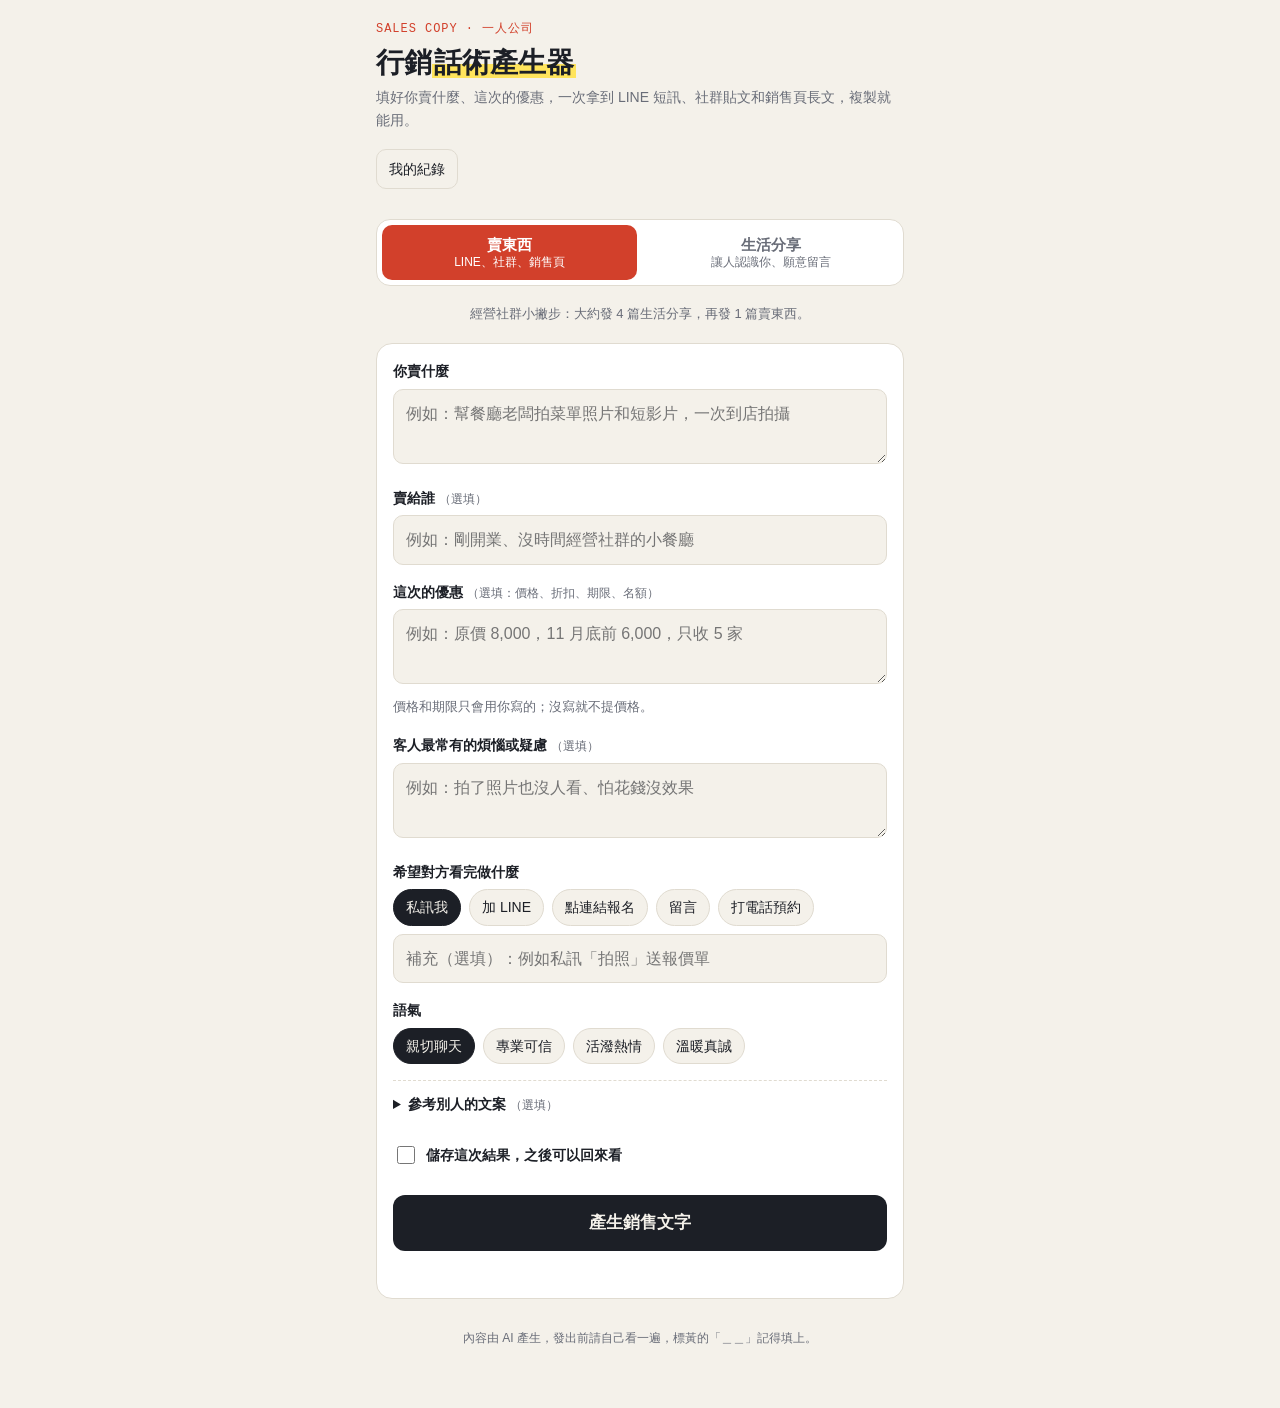
<file: liff/sales/index.html>
<!doctype html>
<html lang="zh-Hant">
<head>
<meta charset="utf-8">
<meta name="viewport" content="width=device-width, initial-scale=1, viewport-fit=cover">
<meta http-equiv="Content-Security-Policy" content="default-src 'self'; script-src 'self' https://static.line-scdn.net https://liffsdk.line-scdn.net; style-src 'self' 'unsafe-inline' https://fonts.googleapis.com; font-src https://fonts.gstatic.com; img-src 'self' data:; connect-src 'self' https://idly-junction-altitude.ngrok-free.dev https://hook.us2.make.com https://api.line.me https://*.line.me https://*.line-scdn.net https://uts-front.line-apps.com; object-src 'none'; base-uri 'none'; form-action 'none'">
<meta name="robots" content="noindex, nofollow">
<title>行銷話術產生器</title>
<link rel="preconnect" href="https://fonts.googleapis.com">
<link rel="preconnect" href="https://fonts.gstatic.com" crossorigin>
<link rel="stylesheet" href="https://fonts.googleapis.com/css2?family=Noto+Sans+TC:wght@400;500;700;900&family=Noto+Serif+TC:wght@500;700&family=JetBrains+Mono:wght@500&display=swap">
<style>
:root {
--bg: #F4F1EA;
--card: #FFFFFF;
--ink: #1C1F26;
--muted: #696D78;
--line: #E0DBD0;
--mark: #FFE45C;
--mark-ink: #1C1F26;
--pen: #D2402B;
--pen-soft: #FBE7E2;
--tag: #1F6F5C;
--tag-soft: #E1F1EC;
--bubble-soft: #E3F8EB;
--display: "Noto Sans TC", "PingFang TC", "Microsoft JhengHei", sans-serif;
--body: "Noto Sans TC", "PingFang TC", "Microsoft JhengHei", sans-serif;
--long: "Noto Serif TC", "Songti TC", "PMingLiU", serif;
--mono: "JetBrains Mono", ui-monospace, Menlo, monospace;
}
@media (prefers-color-scheme: dark) { :root:not([data-theme="light"]) {
--bg: #14161B; --card: #1E2129; --ink: #ECE9E2; --muted: #9EA2AC; --line: #2E323C;
--mark: #6B5A12; --mark-ink: #FFF3B8; --pen: #FF7A62; --pen-soft: #3A221D; --tag: #7FD3BB; --tag-soft: #1C3530;
--bubble-soft: #17301F; color-scheme: dark } }
:root[data-theme="dark"] {
--bg: #14161B; --card: #1E2129; --ink: #ECE9E2; --muted: #9EA2AC; --line: #2E323C;
--mark: #6B5A12; --mark-ink: #FFF3B8; --pen: #FF7A62; --pen-soft: #3A221D; --tag: #7FD3BB; --tag-soft: #1C3530;
--bubble-soft: #17301F; color-scheme: dark }
* { box-sizing: border-box; }
[hidden] { display: none !important; }
html, body { margin: 0; }
body { background: var(--bg); color: var(--ink); font-family: var(--body); font-size: 15px; line-height: 1.6; }
.wrap { max-width: 560px; margin: 0 auto; padding-block: 20px 48px;
padding-left: max(16px, env(safe-area-inset-left, 0px)); padding-right: max(16px, env(safe-area-inset-right, 0px));
display: flex; flex-direction: column; gap: 18px; }
header { display: flex; flex-direction: column; gap: 6px; }
.kicker { font-family: var(--mono); font-size: 12px; letter-spacing: .08em; color: var(--pen); }
h1 { font-family: var(--display); font-weight: 900; font-size: 28px; line-height: 1.25; margin: 0; text-wrap: balance; }
h1 mark { background: linear-gradient(transparent 55%, var(--mark) 55%); color: inherit; padding: 0 2px; }
.sub { color: var(--muted); margin: 0; font-size: 14px; }
.modes { display: grid; grid-template-columns: 1fr 1fr; gap: 6px; background: var(--card); border: 1px solid var(--line); border-radius: 14px; padding: 5px; }
.mode { font: inherit; font-size: 15px; font-weight: 700; border: 0; background: none; color: var(--muted); padding: 10px 6px; border-radius: 10px; cursor: pointer; line-height: 1.3; }
.mode small { display: block; font-size: 12px; font-weight: 400; }
.mode[aria-pressed="true"] { background: var(--pen); color: #fff; }
.ratio { margin: 0; font-size: 13px; color: var(--muted); text-align: center; }
#salesForm, #lifeForm { display: flex; flex-direction: column; gap: 16px; }
form { background: var(--card); border: 1px solid var(--line); border-radius: 16px; padding: 16px; display: flex; flex-direction: column; gap: 16px; }
label, .lab { font-weight: 700; font-size: 14px; display: block; margin-bottom: 6px; }
label small, .lab small { font-weight: 400; color: var(--muted); }
input[type=text], textarea { width: 100%; font: inherit; font-size: 16px; color: var(--ink); background: var(--bg);
border: 1px solid var(--line); border-radius: 10px; padding: 11px 12px; }
textarea { resize: vertical; min-height: 64px; }
#ref { min-height: 120px; font-size: 15px; }
input:focus-visible, textarea:focus-visible, button:focus-visible, summary:focus-visible { outline: 2px solid var(--tag); outline-offset: 2px; }
.chips { display: flex; flex-wrap: wrap; gap: 8px; }
.chip { font: inherit; font-size: 14px; border: 1px solid var(--line); background: var(--bg); color: var(--ink);
padding: 6px 12px; border-radius: 999px; cursor: pointer; }
.chip[aria-pressed="true"] { background: var(--ink); color: var(--bg); border-color: var(--ink); }
details { border-top: 1px dashed var(--line); padding-top: 12px; }
summary { cursor: pointer; font-weight: 700; font-size: 14px; }
summary small { font-weight: 400; color: var(--muted); }
details > div { margin-top: 10px; }
.hint { font-size: 13px; color: var(--muted); margin: 6px 0 0; }
.go { font: inherit; font-weight: 700; font-size: 17px; border: 0; border-radius: 12px; padding: 14px; cursor: pointer;
background: var(--ink); color: var(--bg); }
.go:disabled { opacity: .55; cursor: default; }
.ghost { font: inherit; font-size: 14px; background: none; border: 1px solid var(--line); color: var(--ink); border-radius: 10px; padding: 8px 12px; cursor: pointer; }
.ghost:disabled { opacity: .5; cursor: default; }
.row { display: flex; gap: 8px; flex-wrap: wrap; align-items: center; }
.status { font-size: 13px; color: var(--muted); min-height: 1.2em; margin: 0; }
.status.err { color: var(--pen); }
.result { display: flex; flex-direction: column; gap: 12px; }
.angle { background: var(--mark); color: var(--mark-ink); border-radius: 14px; padding: 14px 16px; font-weight: 700; font-size: 16px; line-height: 1.5; }
.angle small { display: block; font-family: var(--mono); font-weight: 500; font-size: 11px; letter-spacing: .08em; opacity: .7; }
.tabs { display: grid; grid-template-columns: repeat(3, 1fr); background: var(--card); border: 1px solid var(--line); border-radius: 12px; padding: 4px; gap: 4px;
position: sticky; top: env(safe-area-inset-top, 0px); z-index: 5; }
.tab { font: inherit; font-size: 14px; font-weight: 700; border: 0; background: none; color: var(--muted); padding: 9px 4px; border-radius: 9px; cursor: pointer; }
.tab[aria-selected="true"] { background: var(--ink); color: var(--bg); }
.panel { display: flex; flex-direction: column; gap: 10px; }
.panel-head { display: flex; justify-content: space-between; align-items: center; gap: 8px; }
.panel-head p { margin: 0; font-size: 13px; color: var(--muted); }
.msg { background: var(--card); border: 1px solid var(--line); border-radius: 14px; padding: 14px 16px; display: flex; flex-direction: column; gap: 10px; }
.msg-head { display: flex; justify-content: space-between; align-items: baseline; gap: 8px; }
.msg-head b { font-size: 13px; color: var(--tag); }
.msg-head span { font-family: var(--mono); font-size: 12px; color: var(--muted); font-variant-numeric: tabular-nums; }
.bubble { background: var(--bubble-soft); border-radius: 4px 16px 16px 16px; padding: 12px 14px; white-space: pre-wrap; overflow-wrap: anywhere; }
.post { white-space: pre-wrap; overflow-wrap: anywhere; }
.tags { color: var(--tag); font-size: 14px; }
.blank { background: var(--mark); color: var(--mark-ink); border-radius: 3px; padding: 0 2px; }
.doc { background: var(--card); border: 1px solid var(--line); border-radius: 14px; padding: 18px 16px; display: flex; flex-direction: column; gap: 16px; }
.doc h2 { margin: 0; font-family: var(--display); font-weight: 900; font-size: 22px; line-height: 1.35; }
.doc .lead { margin: -8px 0 0; color: var(--muted); }
.sec .sl { font-size: 12px; color: var(--pen); font-weight: 700; letter-spacing: .04em; }
.sec p { margin: 4px 0 0; font-family: var(--long); font-size: 16px; line-height: 1.8; white-space: pre-wrap; overflow-wrap: anywhere; }
.doc .end { margin: 0; font-weight: 700; border-top: 1px dashed var(--line); padding-top: 14px; }
.todo { background: var(--pen-soft); border-radius: 14px; padding: 14px 16px; }
.todo h3 { margin: 0 0 6px; font-size: 14px; }
.todo ul { margin: 0; padding-left: 1.2em; }
.extra { background: var(--card); border: 1px solid var(--line); border-radius: 14px; padding: 14px 16px; display: flex; flex-direction: column; gap: 6px; }
.extra h3 { margin: 0; font-size: 13px; color: var(--muted); }
.extra ul { margin: 0; padding-left: 1.2em; }
.story { font-family: var(--long); font-size: 16px; line-height: 1.8; }
.foot { font-size: 12px; color: var(--muted); text-align: center; }
</style>
</head>
<body>
<div class="wrap">
<header>
<span class="kicker">SALES COPY · 一人公司</span>
<h1>行銷<mark>話術產生器</mark></h1>
<p class="sub" id="sub"></p>
</header>
<div class="row" style="margin:0 0 12px"><button type="button" class="ghost" id="savedBtn">我的紀錄</button></div>
<div id="savedList" hidden style="margin:0 0 16px"></div>
<div class="modes" role="group" aria-label="要寫哪一種">
<button type="button" class="mode" data-mode="sales" aria-pressed="true">賣東西<small>LINE、社群、銷售頁</small></button>
<button type="button" class="mode" data-mode="life" aria-pressed="false">生活分享<small>讓人認識你、願意留言</small></button>
</div>
<p class="ratio">經營社群小撇步：大約發 4 篇生活分享，再發 1 篇賣東西。</p>
<form id="f">
<div id="salesForm">
<div>
<label for="product">你賣什麼</label>
<textarea id="product" placeholder="例如：幫餐廳老闆拍菜單照片和短影片，一次到店拍攝"></textarea>
</div>
<div>
<label for="who">賣給誰 <small>（選填）</small></label>
<input type="text" id="who" placeholder="例如：剛開業、沒時間經營社群的小餐廳" autocomplete="off">
</div>
<div>
<label for="offer">這次的優惠 <small>（選填：價格、折扣、期限、名額）</small></label>
<textarea id="offer" placeholder="例如：原價 8,000，11 月底前 6,000，只收 5 家"></textarea>
<p class="hint">價格和期限只會用你寫的；沒寫就不提價格。</p>
</div>
<div>
<label for="pain">客人最常有的煩惱或疑慮 <small>（選填）</small></label>
<textarea id="pain" placeholder="例如：拍了照片也沒人看、怕花錢沒效果"></textarea>
</div>
<div>
<span class="lab" id="ctaLabel">希望對方看完做什麼</span>
<div class="chips" id="cta" role="group" aria-labelledby="ctaLabel">
<button type="button" class="chip" aria-pressed="true">私訊我</button>
<button type="button" class="chip" aria-pressed="false">加 LINE</button>
<button type="button" class="chip" aria-pressed="false">點連結報名</button>
<button type="button" class="chip" aria-pressed="false">留言</button>
<button type="button" class="chip" aria-pressed="false">打電話預約</button>
</div>
<input type="text" id="ctaNote" placeholder="補充（選填）：例如私訊「拍照」送報價單" autocomplete="off" style="margin-top:8px">
</div>
<div>
<span class="lab" id="toneLabel">語氣</span>
<div class="chips" id="tone" role="group" aria-labelledby="toneLabel">
<button type="button" class="chip" aria-pressed="true">親切聊天</button>
<button type="button" class="chip" aria-pressed="false">專業可信</button>
<button type="button" class="chip" aria-pressed="false">活潑熱情</button>
<button type="button" class="chip" aria-pressed="false">溫暖真誠</button>
</div>
</div>
<details id="refBox">
<summary>參考別人的文案 <small>（選填）</small></summary>
<div>
<textarea id="ref" placeholder="貼一段你覺得寫得好的銷售文字，AI 會學它的寫法，不會照抄句子"></textarea>
</div>
</details>
</div>
<div id="lifeForm" hidden>
<div>
<label for="event">今天發生了什麼</label>
<textarea id="event" placeholder="一句話或幾個關鍵字就好，例如：帶女兒爬山，她一路抱怨，到山頂突然說謝謝爸爸"></textarea>
</div>
<div>
<label for="feel">當下的感受，或想說的一句話 <small>（選填）</small></label>
<textarea id="feel" placeholder="例如：原來陪伴不用很厲害，走完就好"></textarea>
</div>
<div>
<span class="lab" id="linkLabel">要不要帶到你的工作</span>
<div class="chips" id="link" role="group" aria-labelledby="linkLabel">
<button type="button" class="chip" aria-pressed="true">完全不提</button>
<button type="button" class="chip" aria-pressed="false">自然帶一句</button>
<button type="button" class="chip" aria-pressed="false">延伸到專業</button>
</div>
</div>
<div>
<label for="me">你是誰、做什麼工作 <small>（選填，會記住）</small></label>
<input type="text" id="me" placeholder="例如：教上班族用 AI 的講師" autocomplete="off">
</div>
<div>
<label for="photo">照片裡有什麼 <small>（選填）</small></label>
<input type="text" id="photo" placeholder="例如：山頂的合照，她比 YA" autocomplete="off">
</div>
<div>
<span class="lab" id="ltoneLabel">語氣</span>
<div class="chips" id="ltone" role="group" aria-labelledby="ltoneLabel">
<button type="button" class="chip" aria-pressed="true">輕鬆幽默</button>
<button type="button" class="chip" aria-pressed="false">溫暖感性</button>
<button type="button" class="chip" aria-pressed="false">真誠反思</button>
</div>
</div>
</div>
<label style="display:flex;align-items:center;gap:8px;margin:12px 0"><input type="checkbox" id="keep" style="width:18px;height:18px;flex:none"> 儲存這次結果，之後可以回來看</label>
<button class="go" id="go" type="submit">產生銷售文字</button>
<div class="row" id="ctl" hidden>
<button type="button" class="ghost" id="stop">停止</button>
</div>
<p class="status" id="status" aria-live="polite"></p>
</form>
<section class="result" id="result" hidden>
<div class="angle" id="angle"></div>
<div class="tabs" role="tablist">
<button class="tab" role="tab" data-tab="line" aria-selected="true">LINE 短訊</button>
<button class="tab" role="tab" data-tab="social" aria-selected="false">社群貼文</button>
<button class="tab" role="tab" data-tab="page" aria-selected="false">銷售頁</button>
</div>
<div class="panel" id="p-line"></div>
<div class="panel" id="p-social" hidden></div>
<div class="panel" id="p-page" hidden></div>
<div class="todo" id="todo" hidden></div>
</section>
<section class="result" id="lifeResult" hidden>
<div class="tabs" role="tablist">
<button class="tab" role="tab" data-ltab="short" aria-selected="true">短版</button>
<button class="tab" role="tab" data-ltab="mid" aria-selected="false">中版</button>
<button class="tab" role="tab" data-ltab="story" aria-selected="false">故事版</button>
</div>
<div class="panel" id="p-life"></div>
<div class="extra" id="lifeExtra"></div>
<div class="todo" id="lifeTodo" hidden></div>
</section>
<p class="foot">內容由 AI 產生，發出前請自己看一遍，標黃的「＿＿」記得填上。</p>
</div>
<script src="https://static.line-scdn.net/liff/edge/versions/2.31.2/sdk.js"></script>
<script src="app.js?v=20261103-2"></script>
</body>
</html>
</file>
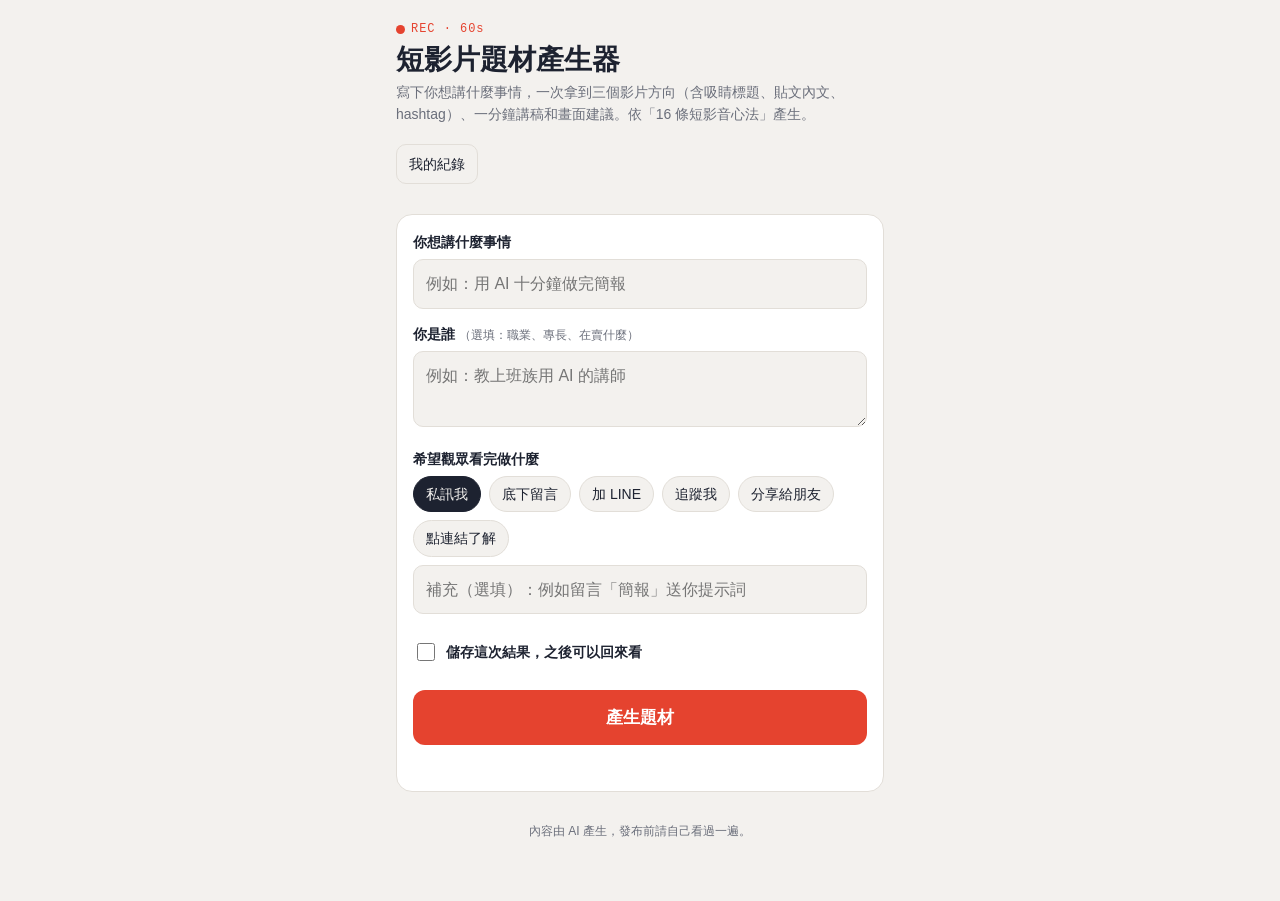
<file: liff/video/index.html>
<!doctype html>
<html lang="zh-Hant">
<head>
<meta charset="utf-8">
<meta name="viewport" content="width=device-width, initial-scale=1, viewport-fit=cover">
<meta http-equiv="Content-Security-Policy" content="default-src 'self'; script-src 'self' https://static.line-scdn.net https://liffsdk.line-scdn.net; style-src 'self' 'unsafe-inline' https://fonts.googleapis.com; font-src https://fonts.gstatic.com; img-src 'self' data:; connect-src 'self' https://idly-junction-altitude.ngrok-free.dev https://hook.us2.make.com https://api.line.me https://*.line.me https://*.line-scdn.net https://uts-front.line-apps.com; object-src 'none'; base-uri 'none'; form-action 'none'">
<meta name="robots" content="noindex, nofollow">
<title>短影片題材產生器</title>
<link rel="preconnect" href="https://fonts.googleapis.com">
<link rel="preconnect" href="https://fonts.gstatic.com" crossorigin>
<link rel="stylesheet" href="https://fonts.googleapis.com/css2?family=Noto+Sans+TC:wght@400;500;700;900&family=LXGW+WenKai+TC:wght@400;700&family=JetBrains+Mono:wght@500&display=swap">
<style>
:root {
--bg: #F3F1EE;
--card: #FFFFFF;
--ink: #1D2230;
--muted: #6B6F7B;
--line: #E2DED8;
--rec: #E5432F;
--rec-soft: #FDE8E4;
--tag: #2F5BD3;
--tag-soft: #E6ECFB;
--display: "Noto Sans TC", "PingFang TC", "Microsoft JhengHei", sans-serif;
--body: "Noto Sans TC", "PingFang TC", "Microsoft JhengHei", sans-serif;
--script: "LXGW WenKai TC", "Kaiti TC", "DFKai-SB", serif;
--mono: "JetBrains Mono", ui-monospace, Menlo, monospace;
}
@media (prefers-color-scheme: dark) { :root:not([data-theme="light"]) {
--bg: #15171D; --card: #1F222B; --ink: #ECEAE6; --muted: #9DA1AC; --line: #2E323D;
--rec: #FF6450; --rec-soft: #3A211E; --tag: #8EAAFF; --tag-soft: #232C47; color-scheme: dark } }
:root[data-theme="dark"] {
--bg: #15171D; --card: #1F222B; --ink: #ECEAE6; --muted: #9DA1AC; --line: #2E323D;
--rec: #FF6450; --rec-soft: #3A211E; --tag: #8EAAFF; --tag-soft: #232C47; color-scheme: dark }
* { box-sizing: border-box; }
[hidden] { display: none !important; }
html, body { margin: 0; }
body { background: var(--bg); color: var(--ink); font-family: var(--body); font-size: 15px; line-height: 1.6; }
.wrap { max-width: 520px; margin: 0 auto; padding-block: 20px 48px;
padding-left: max(16px, env(safe-area-inset-left, 0px)); padding-right: max(16px, env(safe-area-inset-right, 0px));
display: flex; flex-direction: column; gap: 18px; }
header { display: flex; flex-direction: column; gap: 4px; }
.rec { display: inline-flex; align-items: center; gap: 6px; font-family: var(--mono); font-size: 12px; letter-spacing: .08em; color: var(--rec); }
.rec i { width: 9px; height: 9px; border-radius: 50%; background: var(--rec); animation: blink 1.4s infinite; }
@keyframes blink { 50% { opacity: .25; } }
@media (prefers-reduced-motion: reduce) { .rec i { animation: none; } }
h1 { font-family: var(--display); font-weight: 900; font-size: 28px; line-height: 1.2; margin: 0; text-wrap: balance; }
.sub { color: var(--muted); margin: 0; font-size: 14px; }
form { background: var(--card); border: 1px solid var(--line); border-radius: 16px; padding: 16px; display: flex; flex-direction: column; gap: 14px; }
label { font-weight: 700; font-size: 14px; display: block; margin-bottom: 6px; }
label small { font-weight: 400; color: var(--muted); }
input[type=text], textarea { width: 100%; font: inherit; font-size: 16px; color: var(--ink); background: var(--bg);
border: 1px solid var(--line); border-radius: 10px; padding: 11px 12px; }
textarea { resize: vertical; min-height: 64px; }
input:focus-visible, textarea:focus-visible, button:focus-visible { outline: 2px solid var(--tag); outline-offset: 2px; }
.chips { display: flex; flex-wrap: wrap; gap: 8px; }
.chip { font: inherit; font-size: 14px; border: 1px solid var(--line); background: var(--bg); color: var(--ink);
padding: 6px 12px; border-radius: 999px; cursor: pointer; }
.chip[aria-pressed="true"] { background: var(--ink); color: var(--bg); border-color: var(--ink); }
.go { font: inherit; font-weight: 700; font-size: 17px; border: 0; border-radius: 12px; padding: 14px; cursor: pointer;
background: var(--rec); color: #fff; display: flex; justify-content: center; align-items: center; gap: 8px; }
.go:disabled { opacity: .55; cursor: default; }
.ghost { font: inherit; font-size: 14px; background: none; border: 1px solid var(--line); color: var(--ink); border-radius: 10px; padding: 8px 12px; cursor: pointer; }
.row { display: flex; gap: 8px; flex-wrap: wrap; align-items: center; }
.status { font-size: 13px; color: var(--muted); min-height: 1.2em; margin: 0; }
.status.err { color: var(--rec); }
.result { display: flex; flex-direction: column; gap: 12px; }
.result-head { display: flex; justify-content: space-between; align-items: baseline; gap: 8px; flex-wrap: wrap; }
.result-head h2 { margin: 0; font-size: 18px; font-family: var(--display); }
.badge { font-size: 12px; padding: 2px 8px; border-radius: 6px; background: var(--tag-soft); color: var(--tag); font-weight: 700; }
.tabs { display: grid; grid-template-columns: repeat(2, 1fr); background: var(--card); border: 1px solid var(--line); border-radius: 12px; padding: 4px; gap: 4px;
position: sticky; top: env(safe-area-inset-top, 0px); z-index: 5; }
.tab { font: inherit; font-size: 14px; font-weight: 700; border: 0; background: none; color: var(--muted); padding: 9px 4px; border-radius: 9px; cursor: pointer; }
.tab[aria-selected="true"] { background: var(--ink); color: var(--bg); }
.panel { display: flex; flex-direction: column; gap: 10px; }
.dir { background: var(--card); border: 1px solid var(--line); border-radius: 14px; padding: 14px; display: flex; flex-direction: column; gap: 8px; cursor: pointer; text-align: left; font: inherit; color: inherit; width: 100%; }
.dir[aria-current="true"] { border-color: var(--rec); box-shadow: 0 0 0 1px var(--rec); }
.dir h3 { margin: 0; font-size: 17px; line-height: 1.4; font-family: var(--display); font-weight: 900; }
.dir .hook { font-family: var(--script); font-size: 16px; background: var(--rec-soft); border-radius: 8px; padding: 8px 10px; }
.dir .hook::before { content: "開場 "; font-family: var(--mono); font-size: 11px; color: var(--rec); letter-spacing: .06em; }
.dir p { margin: 0; font-size: 14px; color: var(--muted); }
.dir .pick { font-size: 13px; color: var(--rec); font-weight: 700; }
.dirbox { display: flex; flex-direction: column; gap: 6px; }
.post { background: var(--card); border: 1px dashed var(--line); border-radius: 12px; padding: 10px 14px; display: flex; flex-direction: column; gap: 8px; }
.post .vl { font-size: 11px; letter-spacing: .08em; color: var(--muted); }
.post .ptxt { white-space: pre-line; font-size: 15px; line-height: 1.6; }
.sheet { background: var(--card); border: 1px solid var(--line); border-radius: 14px; padding: 16px; display: flex; flex-direction: column; gap: 14px; }
.sheet h3 { margin: 0; font-size: 18px; font-family: var(--display); font-weight: 900; line-height: 1.4; }
.seg { display: grid; grid-template-columns: 64px 1fr; gap: 10px; }
.tc { font-family: var(--mono); font-size: 12px; color: var(--rec); padding-top: 4px; font-variant-numeric: tabular-nums; }
.seg .lab { font-size: 12px; color: var(--muted); letter-spacing: .04em; }
.seg .txt { font-family: var(--script); font-size: 18px; line-height: 1.75; min-width: 0; }
.meta { font-size: 13px; color: var(--muted); }
.seg + .seg { padding-top: 14px; border-top: 1px dashed var(--line); }
.view { margin-top: 10px; background: var(--bg); border-radius: 10px; padding: 10px 12px; font-size: 14px; }
.view .vl { font-size: 11px; letter-spacing: .08em; color: var(--muted); }
.view b { display: block; font-size: 14px; font-weight: 700; }
.view .cap { display: inline-block; margin-top: 6px; font-weight: 900; font-size: 13px; background: var(--ink); color: var(--bg); padding: 2px 8px; border-radius: 4px; }
.view .tip { margin-top: 6px; font-size: 13px; color: var(--muted); }
#f[data-kind="news"] .k-topic, #f[data-kind="news"] #topicBox, #f[data-kind="news"] #go { display: none !important; }
.kind { display: grid; grid-template-columns: 1fr 1fr; gap: 4px; background: var(--bg); border: 1px solid var(--line); border-radius: 12px; padding: 4px; }
.kind button { font: inherit; font-size: 15px; font-weight: 700; border: 0; background: none; color: var(--muted); padding: 9px 4px; border-radius: 9px; cursor: pointer; }
.kind button[aria-pressed="true"] { background: var(--ink); color: var(--bg); }
.nw { background: var(--bg); border: 1px solid var(--line); border-radius: 12px; padding: 12px; display: flex; flex-direction: column; gap: 6px; }
.nw h3 { margin: 0; font-size: 16px; line-height: 1.45; font-family: var(--display); font-weight: 900; }
.nw p { margin: 0; font-size: 14px; }
.nw .nm { font-size: 12px; color: var(--muted); }
.nw .na { color: var(--tag); }
.nw .lk { display: flex; flex-wrap: wrap; gap: 6px; }
.nw .lk a, .nsrc a { font-size: 12px; color: var(--tag); word-break: break-all; }
.nsrc { font-size: 12px; color: var(--muted); display: flex; flex-direction: column; gap: 4px; }
.foot { font-size: 12px; color: var(--muted); text-align: center; }
</style>
</head>
<body>
<div class="wrap">
<header>
<span class="rec"><i></i>REC · 60s</span>
<h1>短影片題材產生器</h1>
<p class="sub">寫下你想講什麼事情，一次拿到三個影片方向（含吸睛標題、貼文內文、hashtag）、一分鐘講稿和畫面建議。依「16 條短影音心法」產生。</p>
</header>
<div class="row" style="margin:0 0 12px"><button type="button" class="ghost" id="savedBtn">我的紀錄</button></div>
<div id="savedList" hidden style="margin:0 0 16px"></div>
<form id="f">
<div class="kind" id="kind" role="group" aria-label="題材來源" hidden>
<button type="button" data-kind="topic" aria-pressed="true">題材</button>
<button type="button" data-kind="news" aria-pressed="false">時事</button>
</div>
<div id="newsBox" hidden>
<label for="event">想談的時事 <small>（可以加上想談的角度）</small></label>
<input type="text" id="event" placeholder="例如：黃仁勳的事件對女性的啟發" autocomplete="off" maxlength="200">
<p class="meta" style="margin:6px 0 10px">時事影片只講觀點，完全不提水晶、產品和銷售。</p>
<button class="go" id="ngo" type="button">搜尋近期新聞</button>
<div id="news" style="display:flex;flex-direction:column;gap:10px;margin-top:12px"></div>
<div class="nsrc" id="nsrc" hidden></div>
</div>
<div id="topicBox" hidden></div>
<div class="k-topic">
<label for="topic">你想講什麼事情</label>
<input type="text" id="topic" placeholder="例如：用 AI 十分鐘做完簡報" autocomplete="off" required>
</div>
<div class="k-topic">
<label for="who">你是誰 <small>（選填：職業、專長、在賣什麼）</small></label>
<textarea id="who" placeholder="例如：教上班族用 AI 的講師"></textarea>
</div>
<div class="k-topic">
<label id="ctaLabel">希望觀眾看完做什麼</label>
<div class="chips" id="cta" role="group" aria-labelledby="ctaLabel">
<button type="button" class="chip" aria-pressed="true">私訊我</button>
<button type="button" class="chip" aria-pressed="false">底下留言</button>
<button type="button" class="chip" aria-pressed="false">加 LINE</button>
<button type="button" class="chip" aria-pressed="false">追蹤我</button>
<button type="button" class="chip" aria-pressed="false">分享給朋友</button>
<button type="button" class="chip" aria-pressed="false">點連結了解</button>
</div>
<input type="text" id="ctaNote" placeholder="補充（選填）：例如留言「簡報」送你提示詞" autocomplete="off" style="margin-top:8px">
</div>
<label style="display:flex;align-items:center;gap:8px;margin:12px 0"><input type="checkbox" id="keep" style="width:18px;height:18px;flex:none"> 儲存這次結果，之後可以回來看</label>
<button class="go" id="go" type="submit">產生題材</button>
<div class="row" id="ctl" hidden>
<button type="button" class="ghost" id="stop">停止</button>
</div>
<p class="status" id="status" aria-live="polite"></p>
</form>
<section class="result" id="result" hidden>
<div class="result-head">
<h2 id="rTopic"></h2>
</div>
<div class="tabs" role="tablist">
<button class="tab" role="tab" data-tab="dir" aria-selected="true">影片方向</button>
<button class="tab" role="tab" data-tab="script" aria-selected="false">講稿與畫面</button>
</div>
<div class="panel" id="p-dir"></div>
<div class="panel" id="p-script" hidden></div>
</section>
<p class="foot">內容由 AI 產生，發布前請自己看過一遍。</p>
</div>
<script src="https://static.line-scdn.net/liff/edge/versions/2.31.2/sdk.js"></script>
<script src="app.js?v=20261116"></script>
</body>
</html>
</file>
<file: liff/mindmap/assets/index-OuStrEI8.css>
@font-face{font-family:Inter Variable;font-style:normal;font-display:swap;font-weight:100 900;src:url(./inter-cyrillic-ext-wght-normal-BOeWTOD4.woff2)format("woff2-variations");unicode-range:U+460-52F,U+1C80-1C8A,U+20B4,U+2DE0-2DFF,U+A640-A69F,U+FE2E-FE2F}@font-face{font-family:Inter Variable;font-style:normal;font-display:swap;font-weight:100 900;src:url(./inter-cyrillic-wght-normal-DqGufNeO.woff2)format("woff2-variations");unicode-range:U+301,U+400-45F,U+490-491,U+4B0-4B1,U+2116}@font-face{font-family:Inter Variable;font-style:normal;font-display:swap;font-weight:100 900;src:url(./inter-greek-ext-wght-normal-DlzME5K_.woff2)format("woff2-variations");unicode-range:U+1F??}@font-face{font-family:Inter Variable;font-style:normal;font-display:swap;font-weight:100 900;src:url(./inter-greek-wght-normal-CkhJZR-_.woff2)format("woff2-variations");unicode-range:U+370-377,U+37A-37F,U+384-38A,U+38C,U+38E-3A1,U+3A3-3FF}@font-face{font-family:Inter Variable;font-style:normal;font-display:swap;font-weight:100 900;src:url(./inter-vietnamese-wght-normal-CBcvBZtf.woff2)format("woff2-variations");unicode-range:U+102-103,U+110-111,U+128-129,U+168-169,U+1A0-1A1,U+1AF-1B0,U+300-301,U+303-304,U+308-309,U+323,U+329,U+1EA0-1EF9,U+20AB}@font-face{font-family:Inter Variable;font-style:normal;font-display:swap;font-weight:100 900;src:url(./inter-latin-ext-wght-normal-DO1Apj_S.woff2)format("woff2-variations");unicode-range:U+100-2BA,U+2BD-2C5,U+2C7-2CC,U+2CE-2D7,U+2DD-2FF,U+304,U+308,U+329,U+1D00-1DBF,U+1E00-1E9F,U+1EF2-1EFF,U+2020,U+20A0-20AB,U+20AD-20C0,U+2113,U+2C60-2C7F,U+A720-A7FF}@font-face{font-family:Inter Variable;font-style:normal;font-display:swap;font-weight:100 900;src:url(./inter-latin-wght-normal-Dx4kXJAl.woff2)format("woff2-variations");unicode-range:U+??,U+131,U+152-153,U+2BB-2BC,U+2C6,U+2DA,U+2DC,U+304,U+308,U+329,U+2000-206F,U+20AC,U+2122,U+2191,U+2193,U+2212,U+2215,U+FEFF,U+FFFD}.react-flow{--xy-edge-stroke-default:#b1b1b7;--xy-edge-stroke-width-default:1;--xy-edge-stroke-selected-default:#555;--xy-connectionline-stroke-default:#b1b1b7;--xy-connectionline-stroke-width-default:1;--xy-attribution-background-color-default:#ffffff80;--xy-minimap-background-color-default:#fff;--xy-minimap-mask-background-color-default:#f0f0f099;--xy-minimap-mask-stroke-color-default:transparent;--xy-minimap-mask-stroke-width-default:1;--xy-minimap-node-background-color-default:#e2e2e2;--xy-minimap-node-stroke-color-default:transparent;--xy-minimap-node-stroke-width-default:2;--xy-background-color-default:transparent;--xy-background-pattern-dots-color-default:#91919a;--xy-background-pattern-lines-color-default:#eee;--xy-background-pattern-cross-color-default:#e2e2e2;background-color:var(--xy-background-color,var(--xy-background-color-default));--xy-node-color-default:inherit;--xy-node-border-default:1px solid #1a192b;--xy-node-background-color-default:#fff;--xy-node-group-background-color-default:#f0f0f040;--xy-node-boxshadow-hover-default:0 1px 4px 1px #00000014;--xy-node-boxshadow-selected-default:0 0 0 .5px #1a192b;--xy-node-border-radius-default:3px;--xy-handle-background-color-default:#1a192b;--xy-handle-border-color-default:#fff;--xy-selection-background-color-default:#0059dc14;--xy-selection-border-default:1px dotted #0059dccc;--xy-controls-button-background-color-default:#fefefe;--xy-controls-button-background-color-hover-default:#f4f4f4;--xy-controls-button-color-default:inherit;--xy-controls-button-color-hover-default:inherit;--xy-controls-button-border-color-default:#eee;--xy-controls-box-shadow-default:0 0 2px 1px #00000014;--xy-edge-label-background-color-default:#fff;--xy-edge-label-color-default:inherit;--xy-resize-background-color-default:#3367d9;direction:ltr}.react-flow.dark{--xy-edge-stroke-default:#3e3e3e;--xy-edge-stroke-width-default:1;--xy-edge-stroke-selected-default:#727272;--xy-connectionline-stroke-default:#b1b1b7;--xy-connectionline-stroke-width-default:1;--xy-attribution-background-color-default:#96969640;--xy-minimap-background-color-default:#141414;--xy-minimap-mask-background-color-default:#3c3c3c99;--xy-minimap-mask-stroke-color-default:transparent;--xy-minimap-mask-stroke-width-default:1;--xy-minimap-node-background-color-default:#2b2b2b;--xy-minimap-node-stroke-color-default:transparent;--xy-minimap-node-stroke-width-default:2;--xy-background-color-default:#141414;--xy-background-pattern-dots-color-default:#555;--xy-background-pattern-lines-color-default:#333;--xy-background-pattern-cross-color-default:#333;--xy-node-color-default:#f8f8f8;--xy-node-border-default:1px solid #3c3c3c;--xy-node-background-color-default:#1e1e1e;--xy-node-group-background-color-default:#f0f0f040;--xy-node-boxshadow-hover-default:0 1px 4px 1px #ffffff14;--xy-node-boxshadow-selected-default:0 0 0 .5px #999;--xy-handle-background-color-default:#bebebe;--xy-handle-border-color-default:#1e1e1e;--xy-selection-background-color-default:#c8c8dc14;--xy-selection-border-default:1px dotted #c8c8dccc;--xy-controls-button-background-color-default:#2b2b2b;--xy-controls-button-background-color-hover-default:#3e3e3e;--xy-controls-button-color-default:#f8f8f8;--xy-controls-button-color-hover-default:#fff;--xy-controls-button-border-color-default:#5b5b5b;--xy-controls-box-shadow-default:0 0 2px 1px #00000014;--xy-edge-label-background-color-default:#141414;--xy-edge-label-color-default:#f8f8f8}.react-flow__background{background-color:var(--xy-background-color-props,var(--xy-background-color,var(--xy-background-color-default)));pointer-events:none;z-index:-1}.react-flow__container{width:100%;height:100%;position:absolute;top:0;left:0}.react-flow__pane{z-index:1;touch-action:none}.react-flow__pane.draggable{cursor:grab}.react-flow__pane.dragging{cursor:grabbing}.react-flow__pane.selection{cursor:pointer}.react-flow__viewport{transform-origin:0 0;z-index:2;pointer-events:none}.react-flow__renderer{z-index:4}.react-flow__selection{z-index:6}.react-flow__nodesselection-rect:focus,.react-flow__nodesselection-rect:focus-visible{outline:none}.react-flow__edge-path{stroke:var(--xy-edge-stroke,var(--xy-edge-stroke-default));stroke-width:var(--xy-edge-stroke-width,var(--xy-edge-stroke-width-default));fill:none}.react-flow__connection-path{stroke:var(--xy-connectionline-stroke,var(--xy-connectionline-stroke-default));stroke-width:var(--xy-connectionline-stroke-width,var(--xy-connectionline-stroke-width-default));fill:none}.react-flow .react-flow__edges{position:absolute}.react-flow .react-flow__edges svg{pointer-events:none;position:absolute;overflow:visible}.react-flow__edge{pointer-events:visibleStroke}.react-flow__edge.selectable{cursor:pointer}.react-flow__edge.animated path{stroke-dasharray:5;animation:.5s linear infinite dashdraw}.react-flow__edge.animated path.react-flow__edge-interaction{stroke-dasharray:none;animation:none}.react-flow__edge.inactive{pointer-events:none}.react-flow__edge.selected,.react-flow__edge:focus,.react-flow__edge:focus-visible{outline:none}.react-flow__edge.selected .react-flow__edge-path,.react-flow__edge.selectable:focus .react-flow__edge-path,.react-flow__edge.selectable:focus-visible .react-flow__edge-path{stroke:var(--xy-edge-stroke-selected,var(--xy-edge-stroke-selected-default))}.react-flow__edge-textwrapper{pointer-events:all}.react-flow__edge .react-flow__edge-text{pointer-events:none;-webkit-user-select:none;user-select:none}.react-flow__arrowhead polyline{stroke:var(--xy-edge-stroke,var(--xy-edge-stroke-default))}.react-flow__arrowhead polyline.arrowclosed{fill:var(--xy-edge-stroke,var(--xy-edge-stroke-default))}.react-flow__connection{pointer-events:none}.react-flow__connection .animated{stroke-dasharray:5;animation:.5s linear infinite dashdraw}svg.react-flow__connectionline{z-index:1001;position:absolute;overflow:visible}.react-flow__nodes{pointer-events:none;transform-origin:0 0}.react-flow__node{-webkit-user-select:none;user-select:none;pointer-events:all;transform-origin:0 0;box-sizing:border-box;cursor:default;position:absolute}.react-flow__node.selectable{cursor:pointer}.react-flow__node.draggable{cursor:grab;pointer-events:all}.react-flow__node.draggable.dragging{cursor:grabbing}.react-flow__nodesselection{z-index:3;transform-origin:0 0;pointer-events:none}.react-flow__nodesselection-rect{pointer-events:all;cursor:grab;position:absolute}.react-flow__handle{pointer-events:none;background-color:var(--xy-handle-background-color,var(--xy-handle-background-color-default));border:1px solid var(--xy-handle-border-color,var(--xy-handle-border-color-default));border-radius:100%;width:6px;min-width:5px;height:6px;min-height:5px;position:absolute}.react-flow__handle.connectingfrom{pointer-events:all}.react-flow__handle.connectionindicator{pointer-events:all;cursor:crosshair}.react-flow__handle-bottom{top:auto;bottom:0;left:50%;transform:translate(-50%,50%)}.react-flow__handle-top{top:0;left:50%;transform:translate(-50%,-50%)}.react-flow__handle-left{top:50%;left:0;transform:translate(-50%,-50%)}.react-flow__handle-right{top:50%;right:0;transform:translate(50%,-50%)}.react-flow__edgeupdater{cursor:move;pointer-events:all}.react-flow__pane.selection .react-flow__panel{pointer-events:none}.react-flow__panel{z-index:5;margin:15px;position:absolute}.react-flow__panel.top{top:0}.react-flow__panel.bottom{bottom:0}.react-flow__panel.top.center,.react-flow__panel.bottom.center{left:50%;transform:translate(-15px)translate(-50%)}.react-flow__panel.left{left:0}.react-flow__panel.right{right:0}.react-flow__panel.left.center,.react-flow__panel.right.center{top:50%;transform:translateY(-15px)translateY(-50%)}.react-flow__attribution{background:var(--xy-attribution-background-color,var(--xy-attribution-background-color-default));margin:0;padding:2px 3px;font-size:10px}.react-flow__attribution a{color:#999;text-decoration:none}@keyframes dashdraw{0%{stroke-dashoffset:10px}}.react-flow__edgelabel-renderer{pointer-events:none;-webkit-user-select:none;user-select:none;width:100%;height:100%;position:absolute;top:0;left:0}.react-flow__viewport-portal{-webkit-user-select:none;user-select:none;width:100%;height:100%;position:absolute;top:0;left:0}.react-flow__minimap{background:var(--xy-minimap-background-color-props,var(--xy-minimap-background-color,var(--xy-minimap-background-color-default)))}.react-flow__minimap-svg{display:block}.react-flow__minimap-mask{fill:var(--xy-minimap-mask-background-color-props,var(--xy-minimap-mask-background-color,var(--xy-minimap-mask-background-color-default)));stroke:var(--xy-minimap-mask-stroke-color-props,var(--xy-minimap-mask-stroke-color,var(--xy-minimap-mask-stroke-color-default)));stroke-width:var(--xy-minimap-mask-stroke-width-props,var(--xy-minimap-mask-stroke-width,var(--xy-minimap-mask-stroke-width-default)))}.react-flow__minimap-node{fill:var(--xy-minimap-node-background-color-props,var(--xy-minimap-node-background-color,var(--xy-minimap-node-background-color-default)));stroke:var(--xy-minimap-node-stroke-color-props,var(--xy-minimap-node-stroke-color,var(--xy-minimap-node-stroke-color-default)));stroke-width:var(--xy-minimap-node-stroke-width-props,var(--xy-minimap-node-stroke-width,var(--xy-minimap-node-stroke-width-default)))}.react-flow__background-pattern.dots{fill:var(--xy-background-pattern-color-props,var(--xy-background-pattern-color,var(--xy-background-pattern-dots-color-default)))}.react-flow__background-pattern.lines{stroke:var(--xy-background-pattern-color-props,var(--xy-background-pattern-color,var(--xy-background-pattern-lines-color-default)))}.react-flow__background-pattern.cross{stroke:var(--xy-background-pattern-color-props,var(--xy-background-pattern-color,var(--xy-background-pattern-cross-color-default)))}.react-flow__controls{box-shadow:var(--xy-controls-box-shadow,var(--xy-controls-box-shadow-default));flex-direction:column;display:flex}.react-flow__controls.horizontal{flex-direction:row}.react-flow__controls-button{background:var(--xy-controls-button-background-color,var(--xy-controls-button-background-color-default));border:none;border-bottom:1px solid var(--xy-controls-button-border-color-props,var(--xy-controls-button-border-color,var(--xy-controls-button-border-color-default)));width:26px;height:26px;color:var(--xy-controls-button-color-props,var(--xy-controls-button-color,var(--xy-controls-button-color-default)));cursor:pointer;-webkit-user-select:none;user-select:none;justify-content:center;align-items:center;padding:4px;display:flex}.react-flow__controls-button svg{fill:currentColor;width:100%;max-width:12px;max-height:12px}.react-flow__edge.updating .react-flow__edge-path{stroke:#777}.react-flow__edge-text{font-size:10px}.react-flow__node.selectable:focus,.react-flow__node.selectable:focus-visible{outline:none}.react-flow__node-input,.react-flow__node-default,.react-flow__node-output,.react-flow__node-group{border-radius:var(--xy-node-border-radius,var(--xy-node-border-radius-default));width:150px;color:var(--xy-node-color,var(--xy-node-color-default));text-align:center;border:var(--xy-node-border,var(--xy-node-border-default));background-color:var(--xy-node-background-color,var(--xy-node-background-color-default));padding:10px;font-size:12px}.react-flow__node-input.selectable:hover,.react-flow__node-default.selectable:hover,.react-flow__node-output.selectable:hover,.react-flow__node-group.selectable:hover{box-shadow:var(--xy-node-boxshadow-hover,var(--xy-node-boxshadow-hover-default))}.react-flow__node-input.selectable.selected,.react-flow__node-input.selectable:focus,.react-flow__node-input.selectable:focus-visible,.react-flow__node-default.selectable.selected,.react-flow__node-default.selectable:focus,.react-flow__node-default.selectable:focus-visible,.react-flow__node-output.selectable.selected,.react-flow__node-output.selectable:focus,.react-flow__node-output.selectable:focus-visible,.react-flow__node-group.selectable.selected,.react-flow__node-group.selectable:focus,.react-flow__node-group.selectable:focus-visible{box-shadow:var(--xy-node-boxshadow-selected,var(--xy-node-boxshadow-selected-default))}.react-flow__node-group{background-color:var(--xy-node-group-background-color,var(--xy-node-group-background-color-default))}.react-flow__nodesselection-rect,.react-flow__selection{background:var(--xy-selection-background-color,var(--xy-selection-background-color-default));border:var(--xy-selection-border,var(--xy-selection-border-default))}.react-flow__nodesselection-rect:focus,.react-flow__nodesselection-rect:focus-visible,.react-flow__selection:focus,.react-flow__selection:focus-visible{outline:none}.react-flow__controls-button:hover{background:var(--xy-controls-button-background-color-hover-props,var(--xy-controls-button-background-color-hover,var(--xy-controls-button-background-color-hover-default)));color:var(--xy-controls-button-color-hover-props,var(--xy-controls-button-color-hover,var(--xy-controls-button-color-hover-default)))}.react-flow__controls-button:disabled{pointer-events:none}.react-flow__controls-button:disabled svg{fill-opacity:.4}.react-flow__controls-button:last-child{border-bottom:none}.react-flow__controls.horizontal .react-flow__controls-button{border-bottom:none;border-right:1px solid var(--xy-controls-button-border-color-props,var(--xy-controls-button-border-color,var(--xy-controls-button-border-color-default)))}.react-flow__controls.horizontal .react-flow__controls-button:last-child{border-right:none}.react-flow__resize-control{position:absolute}.react-flow__resize-control.left,.react-flow__resize-control.right{cursor:ew-resize}.react-flow__resize-control.top,.react-flow__resize-control.bottom{cursor:ns-resize}.react-flow__resize-control.top.left,.react-flow__resize-control.bottom.right{cursor:nwse-resize}.react-flow__resize-control.bottom.left,.react-flow__resize-control.top.right{cursor:nesw-resize}.react-flow__resize-control.handle{background-color:var(--xy-resize-background-color,var(--xy-resize-background-color-default));border:1px solid #fff;border-radius:1px;width:5px;height:5px;translate:-50% -50%}.react-flow__resize-control.handle.left{top:50%;left:0}.react-flow__resize-control.handle.right{top:50%;left:100%}.react-flow__resize-control.handle.top{top:0;left:50%}.react-flow__resize-control.handle.bottom{top:100%;left:50%}.react-flow__resize-control.handle.top.left,.react-flow__resize-control.handle.bottom.left{left:0}.react-flow__resize-control.handle.top.right,.react-flow__resize-control.handle.bottom.right{left:100%}.react-flow__resize-control.line{border-color:var(--xy-resize-background-color,var(--xy-resize-background-color-default));border-style:solid;border-width:0}.react-flow__resize-control.line.left,.react-flow__resize-control.line.right{width:1px;height:100%;top:0;transform:translate(-50%)}.react-flow__resize-control.line.left{border-left-width:1px;left:0}.react-flow__resize-control.line.right{border-right-width:1px;left:100%}.react-flow__resize-control.line.top,.react-flow__resize-control.line.bottom{width:100%;height:1px;left:0;transform:translateY(-50%)}.react-flow__resize-control.line.top{border-top-width:1px;top:0}.react-flow__resize-control.line.bottom{border-bottom-width:1px;top:100%}.react-flow__edge-textbg{fill:var(--xy-edge-label-background-color,var(--xy-edge-label-background-color-default))}.react-flow__edge-text{fill:var(--xy-edge-label-color,var(--xy-edge-label-color-default))}:root{--bg-app:#0b0d17;--bg-panel:#121626d9;--bg-panel-solid:#121626;--bg-card:#1c2138b3;--bg-card-hover:#262d4ce6;--bg-input:#0c0f1cd9;--border-subtle:#ffffff14;--border-focus:#a78bfa80;--text-primary:#f1f5f9;--text-secondary:#94a3b8;--text-muted:#64748b;--accent-primary:#8b5cf6;--accent-gradient:linear-gradient(135deg, #a78bfa 0%, #38bdf8 100%);--accent-glow:#a78bfa40;--danger:#ef4444;--success:#10b981;--font-sans:"Inter Variable", -apple-system, BlinkMacSystemFont, "Segoe UI", Roboto, sans-serif;--radius-sm:6px;--radius-md:10px;--radius-lg:14px;--radius-full:9999px;--shadow-sm:0 2px 8px #0000004d;--shadow-md:0 8px 24px #0006;--shadow-lg:0 16px 40px #00000080}*{box-sizing:border-box;margin:0;padding:0}body,html,#root{width:100%;height:100%;font-family:var(--font-sans);background-color:var(--bg-app);color:var(--text-primary);-webkit-font-smoothing:antialiased;overflow:hidden}button,input,textarea,select{color:inherit;font-family:inherit}.app-shell{left:0;top:var(--vv-top,0px);width:100%;height:var(--vv-height,100dvh);background:radial-gradient(circle at 15% 15%, #8b5cf614 0%, transparent 40%), radial-gradient(circle at 85% 85%, #38bdf80f 0%, transparent 40%), var(--bg-app);flex-direction:column;display:flex;position:fixed}.app-topbar{background:var(--bg-panel);-webkit-backdrop-filter:blur(12px);backdrop-filter:blur(12px);border-bottom:1px solid var(--border-subtle);z-index:20;justify-content:space-between;align-items:center;height:52px;padding:0 16px;display:flex}.topbar-left,.topbar-right{align-items:center;gap:8px;display:flex}.brand{letter-spacing:-.3px;align-items:center;gap:10px;margin-right:12px;font-size:15px;font-weight:700;display:flex}.brand-icon{border-radius:var(--radius-sm);background:var(--accent-gradient);color:#fff;width:28px;height:28px;box-shadow:0 0 12px var(--accent-glow);justify-content:center;align-items:center;display:flex}.title-input-wrap{align-items:center;display:flex;position:relative}.title-input{color:var(--text-primary);border-radius:var(--radius-sm);background:0 0;border:1px solid #0000;max-width:260px;padding:4px 8px;font-size:14px;font-weight:600;transition:all .2s}.title-input:hover{border-color:var(--border-subtle);background:#ffffff0a}.title-input:focus{background:var(--bg-input);border-color:var(--border-focus);outline:none}.app-main{flex:1;min-height:0;display:flex;position:relative;overflow:hidden}.chat-panel-container{min-height:0;display:flex}.chat-panel{background:var(--bg-panel);-webkit-backdrop-filter:blur(16px);backdrop-filter:blur(16px);border-right:1px solid var(--border-subtle);z-index:10;flex-direction:column;width:380px;min-width:320px;max-width:460px;transition:transform .25s,margin .25s;display:flex}.chat-panel.collapsed{margin-left:-380px}.chat-head{border-bottom:1px solid var(--border-subtle);justify-content:space-between;align-items:center;padding:12px 14px;display:flex}.chat-title{align-items:center;gap:10px;display:flex}.chat-avatar{border-radius:var(--radius-full);color:#c4b5fd;background:#a78bfa26;justify-content:center;align-items:center;width:30px;height:30px;display:flex}.chat-title h2{color:var(--text-primary);font-size:13.5px;font-weight:600}.model-pill{border:1px solid var(--border-subtle);border-radius:var(--radius-full);color:var(--text-secondary);cursor:pointer;background:#ffffff0f;align-items:center;gap:5px;margin-top:2px;padding:2px 7px;font-size:11px;transition:all .2s;display:inline-flex}.model-pill:hover{color:var(--text-primary);background:#ffffff1a}.model-pill .dot{background:#34d399;border-radius:50%;width:6px;height:6px;box-shadow:0 0 6px #34d399}.chat-head-actions{align-items:center;gap:4px;display:flex}.chat-list{flex-direction:column;flex:1;gap:12px;min-height:0;padding:14px;display:flex;overflow-y:auto}.chat-empty{text-align:center;flex-direction:column;align-items:center;margin:auto 0;padding:20px 8px;display:flex}.chat-empty-icon{border-radius:var(--radius-lg);color:#c4b5fd;background:linear-gradient(135deg,#a78bfa33,#38bdf833);justify-content:center;align-items:center;width:48px;height:48px;margin-bottom:14px;display:flex}.chat-empty h3{margin-bottom:6px;font-size:15px;font-weight:600}.chat-empty p{color:var(--text-muted);margin-bottom:18px;font-size:12.5px;line-height:1.5}.suggestions{flex-direction:column;gap:8px;width:100%;display:flex}.suggestion{background:var(--bg-card);border:1px solid var(--border-subtle);border-radius:var(--radius-md);text-align:left;color:var(--text-secondary);cursor:pointer;padding:10px 12px;font-size:12.5px;line-height:1.4;transition:all .2s}.suggestion:hover{background:var(--bg-card-hover);color:var(--text-primary);border-color:var(--border-focus);transform:translateY(-1px)}.msg{flex-direction:column;max-width:90%;font-size:13px;line-height:1.5;display:flex}.msg.user{align-self:flex-end;align-items:flex-end}.msg.assistant{align-self:flex-start;align-items:flex-start}.msg-mode{color:#c4b5fd;margin-bottom:2px;font-size:10.5px;font-weight:500}.msg-bubble{white-space:pre-wrap;word-break:break-word;border-radius:12px;padding:9px 13px}.msg.user .msg-bubble{background:var(--accent-gradient);color:#fff;border-bottom-right-radius:3px}.msg.assistant .msg-bubble{background:var(--bg-card);border:1px solid var(--border-subtle);color:var(--text-primary);border-bottom-left-radius:3px}.msg.error .msg-bubble{color:#fca5a5;background:#ef444426;border-color:#ef444466}.msg-bubble.thinking{color:var(--text-secondary);align-items:center;gap:8px;display:flex}.dots i{background:currentColor;border-radius:50%;width:3px;height:3px;margin:0 1.5px;animation:1.4s infinite blink;display:inline-block}.dots i:nth-child(2){animation-delay:.2s}.dots i:nth-child(3){animation-delay:.4s}@keyframes blink{0%,80%,to{opacity:.2;transform:scale(.8)}40%{opacity:1;transform:scale(1.2)}}.chat-input-area{border-top:1px solid var(--border-subtle);background:#0f1220e6;padding:12px}.mode-tabs{border-radius:var(--radius-sm);background:#ffffff0a;gap:4px;margin-bottom:8px;padding:3px;display:flex}.mode-tab{color:var(--text-muted);cursor:pointer;background:0 0;border:none;border-radius:4px;flex:1;justify-content:center;align-items:center;gap:5px;padding:5px 8px;font-size:11.5px;transition:all .2s;display:flex}.mode-tab.active{background:var(--bg-panel-solid);color:var(--text-primary);font-weight:500;box-shadow:0 1px 4px #0000004d}.target-hint{color:#38bdf8;white-space:nowrap;text-overflow:ellipsis;background:#38bdf81a;border-radius:4px;margin-bottom:6px;padding:4px 8px;font-size:11px;overflow:hidden}.target-hint span{color:var(--text-muted);margin-left:4px}.chat-input{background:var(--bg-input);border:1px solid var(--border-subtle);border-radius:var(--radius-md);transition:all .2s;display:flex;position:relative}.chat-input:focus-within{border-color:var(--border-focus);box-shadow:0 0 0 1px var(--border-focus)}.chat-input textarea{resize:none;color:var(--text-primary);background:0 0;border:none;outline:none;flex:1;padding:10px 42px 10px 10px;font-size:13px;line-height:1.4}.send-btn{border-radius:var(--radius-sm);background:var(--accent-gradient);color:#fff;cursor:pointer;border:none;justify-content:center;align-items:center;width:30px;height:30px;transition:all .2s;display:flex;position:absolute;bottom:6px;right:6px}.send-btn:disabled{opacity:.4;cursor:not-allowed}.send-btn.stop{background:#ef4444}.input-tip{color:var(--text-muted);text-align:right;margin-top:6px;font-size:10.5px}.canvas-wrap{outline:none;flex:1;height:100%;position:relative}.floating-bar{background:var(--bg-panel);-webkit-backdrop-filter:blur(12px);backdrop-filter:blur(12px);border:1px solid var(--border-subtle);border-radius:var(--radius-md);box-shadow:var(--shadow-md);z-index:10;align-items:center;gap:4px;padding:4px 6px;display:flex;position:absolute;top:14px;left:14px}.floating-bar-divider{background:var(--border-subtle);width:1px;height:18px;margin:0 2px}.btn{border-radius:var(--radius-sm);cursor:pointer;border:1px solid #0000;justify-content:center;align-items:center;gap:6px;padding:6px 12px;font-size:12.5px;font-weight:500;transition:all .2s;display:inline-flex}.btn.primary{background:var(--accent-gradient);color:#fff;box-shadow:0 2px 8px var(--accent-glow)}.btn.primary:hover{filter:brightness(1.1)}.btn.ghost{border-color:var(--border-subtle);color:var(--text-primary);background:#ffffff0d}.btn.ghost:hover{background:#ffffff1a}.btn.small{padding:4px 8px;font-size:11.5px}.icon-btn{border-radius:var(--radius-sm);width:30px;height:30px;color:var(--text-secondary);cursor:pointer;background:0 0;border:1px solid #0000;justify-content:center;align-items:center;transition:all .2s;display:inline-flex}.icon-btn:hover{color:var(--text-primary);background:#ffffff14}.icon-btn.active{color:#c4b5fd;background:#a78bfa33;border-color:#a78bfa66}.icon-btn.danger:hover{color:#fca5a5;background:#ef444433}.mind-node{background:var(--bg-card);border:1.5px solid var(--c,#a78bfa);border-radius:var(--radius-md);color:var(--text-primary);cursor:grab;-webkit-user-select:none;user-select:none;transition:box-shadow .2s,border-color .2s,transform .15s;position:relative;box-shadow:0 4px 14px #00000059}.mind-node:active{cursor:grabbing}.mind-node.selected{box-shadow:0 0 0 2px var(--c,#a78bfa), 0 8px 24px var(--accent-glow);border-color:#fff}.mind-node.lv-0{border-radius:var(--radius-lg);background:linear-gradient(135deg,#1e1b4be6 0%,#0f172ae6 100%);border-width:2px;padding:14px 26px;font-size:20px;font-weight:700;box-shadow:0 8px 30px #a78bfa4d}.mind-node.lv-1{background:#161b2ef2;border-width:2px;border-radius:10px;padding:10px 18px;font-size:15px;font-weight:600}.mind-node.lv-2{background:#121626e6;border-width:1.5px;border-radius:8px;padding:7px 14px;font-size:13.5px;font-weight:500}.mind-label{white-space:pre-wrap;word-break:break-word;line-height:1.4}.mind-node .mh{opacity:0;background:var(--c,#a78bfa);border:2px solid #fff;border-radius:50%;width:10px;height:10px;transition:opacity .2s}.mind-node:hover .mh,.mind-node.selected .mh{opacity:1}.edit-wrap{vertical-align:top;align-items:center;width:100%;display:inline-grid;position:relative}.edit-wrap:after,.edit-wrap textarea{width:auto;min-width:1em;font:inherit;resize:none;appearance:none;color:inherit;line-height:inherit;white-space:pre-wrap;word-break:break-word;background:0 0;border:none;outline:none;grid-area:1/2;margin:0;padding:0}.edit-wrap:after{content:attr(data-value) " ";visibility:hidden;white-space:pre-wrap}.node-toolbar{background:var(--bg-panel-solid);border:1px solid var(--border-subtle);border-radius:var(--radius-md);box-shadow:var(--shadow-lg);align-items:center;gap:4px;padding:4px 6px;display:flex}.nt-colors{align-items:center;gap:4px;display:flex}.nt-color{background:var(--c);cursor:pointer;border:1px solid #ffffff4d;border-radius:50%;width:14px;height:14px;transition:transform .15s}.nt-color:hover,.nt-color.active{border-color:#fff;transform:scale(1.3)}.nt-color.reset{color:var(--text-muted);background:0 0;justify-content:center;align-items:center;display:flex}.nt-divider{background:var(--border-subtle);width:1px;height:14px;margin:0 4px}.nt-btn{color:var(--text-secondary);cursor:pointer;background:0 0;border:none;border-radius:4px;align-items:center;gap:4px;padding:4px 6px;font-size:11.5px;transition:all .15s;display:inline-flex}.nt-btn:hover{color:var(--text-primary);background:#ffffff1a}.nt-btn.ai{color:#c4b5fd;font-weight:500}.nt-btn.ai:hover{background:#a78bfa33}.nt-btn.danger:hover{color:#fca5a5;background:#ef444433}.modal-backdrop{-webkit-backdrop-filter:blur(6px);backdrop-filter:blur(6px);z-index:100;background:#000000a6;justify-content:center;align-items:center;padding:20px;display:flex;position:fixed;inset:0}.modal{background:var(--bg-panel-solid);border:1px solid var(--border-subtle);border-radius:var(--radius-lg);box-shadow:var(--shadow-lg);flex-direction:column;max-height:85vh;animation:.2s ease-out modalIn;display:flex;overflow:hidden}@keyframes modalIn{0%{opacity:0;transform:scale(.95)translateY(10px)}to{opacity:1;transform:scale(1)translateY(0)}}.modal-head{border-bottom:1px solid var(--border-subtle);justify-content:space-between;align-items:center;padding:14px 20px;display:flex}.modal-head h2{align-items:center;gap:8px;font-size:16px;font-weight:600;display:flex}.modal-body{flex-direction:column;gap:18px;padding:20px;display:flex;overflow-y:auto}.modal-foot{border-top:1px solid var(--border-subtle);background:#0a0c1680;align-items:center;gap:8px;padding:14px 20px;display:flex}.form-section h3{text-transform:uppercase;letter-spacing:.5px;color:var(--text-muted);margin-bottom:10px;font-size:12px;font-weight:600}.provider-grid{grid-template-columns:repeat(2,1fr);gap:8px;margin-bottom:14px;display:grid}.provider-card{background:var(--bg-card);border:1px solid var(--border-subtle);border-radius:var(--radius-md);text-align:left;cursor:pointer;flex-direction:column;padding:10px 12px;transition:all .2s;display:flex}.provider-card:hover{background:var(--bg-card-hover);border-color:#fff3}.provider-card.active{border-color:var(--accent-primary);background:#a78bfa26}.provider-name{color:var(--text-primary);font-size:13px;font-weight:600}.provider-sub{color:var(--text-muted);margin-top:2px;font-size:11px}.field{flex-direction:column;gap:6px;margin-bottom:12px;display:flex}.field-label{color:var(--text-secondary);justify-content:space-between;align-items:center;font-size:12px;font-weight:500;display:flex}.field-link{color:#38bdf8;align-items:center;gap:3px;font-size:11px;text-decoration:none;display:inline-flex}.field input,.field select{background:var(--bg-input);border:1px solid var(--border-subtle);border-radius:var(--radius-sm);color:var(--text-primary);outline:none;padding:8px 10px;font-size:13px;transition:border-color .2s}.field input:focus{border-color:var(--border-focus)}.input-with-btn{gap:6px;display:flex}.input-with-btn input{flex:1}.hint{color:var(--text-muted);font-size:11.5px;line-height:1.4}.code-hint{border:1px solid var(--border-subtle);border-radius:var(--radius-sm);color:#38bdf8;background:#090b14;padding:8px 10px;font-family:monospace;font-size:11.5px}.privacy{color:var(--text-muted);border-radius:var(--radius-sm);background:#10b98114;border:1px solid #10b98133;align-items:flex-start;gap:8px;margin-top:10px;padding:8px 10px;font-size:11.5px;display:flex}.privacy span{color:#a7f3d0}.status{border-radius:var(--radius-sm);align-items:center;gap:6px;margin-top:8px;padding:8px 10px;font-size:12px;display:flex}.status.ok{color:#6ee7b7;background:#10b98126}.status.err{color:#fca5a5;background:#ef444426}.seg{justify-content:space-between;align-items:center;margin-bottom:12px;display:flex}.seg-group{background:var(--bg-input);border:1px solid var(--border-subtle);border-radius:var(--radius-sm);padding:2px;display:flex}.seg-group button{color:var(--text-muted);cursor:pointer;background:0 0;border:none;border-radius:4px;padding:4px 10px;font-size:12px}.seg-group button.active{background:var(--bg-card-hover);color:var(--text-primary);font-weight:500}.switch-row{cursor:pointer;justify-content:space-between;align-items:center;display:flex}.dropdown{position:relative}.dropdown-menu{background:var(--bg-panel-solid);border:1px solid var(--border-subtle);border-radius:var(--radius-md);box-shadow:var(--shadow-lg);z-index:50;flex-direction:column;gap:2px;min-width:200px;padding:6px;display:flex;position:absolute;top:calc(100% + 6px)}.dropdown-menu.right{right:0}.dropdown-menu.left{left:0}.menu-item{border-radius:var(--radius-sm);width:100%;color:var(--text-primary);text-align:left;cursor:pointer;background:0 0;border:none;align-items:center;gap:8px;padding:8px 10px;font-size:12.5px;transition:all .15s;display:flex}.menu-item:hover{background:#ffffff14}.menu-icon{color:var(--text-secondary);display:flex}.menu-text{flex-direction:column;flex:1;display:flex}.menu-title{font-weight:500}.menu-desc{color:var(--text-muted);font-size:11px}.menu-item kbd{color:var(--text-muted);background:#ffffff14;border-radius:3px;padding:2px 5px;font-size:10px}.doc-list{flex-direction:column;gap:6px;display:flex}.doc-item{background:var(--bg-card);border:1px solid var(--border-subtle);border-radius:var(--radius-md);cursor:pointer;align-items:center;gap:12px;padding:10px 12px;transition:all .2s;display:flex}.doc-item:hover{background:var(--bg-card-hover);border-color:#fff3}.doc-item.current{border-color:var(--accent-primary);background:#a78bfa1a}.doc-icon{color:#c4b5fd;display:flex}.doc-info{flex-direction:column;flex:1;display:flex}.doc-title{font-size:13.5px;font-weight:600}.doc-meta{color:var(--text-muted);align-items:center;gap:6px;font-size:11.5px;display:flex}.doc-meta em{color:#34d399;font-style:normal}.empty-note{text-align:center;color:var(--text-muted);padding:20px 0;font-size:13px}.kbd-list{flex-direction:column;gap:8px;display:flex}.kbd-row{color:var(--text-secondary);justify-content:space-between;align-items:center;font-size:12.5px;display:flex}.kbd-keys{gap:4px;display:flex}kbd{border:1px solid var(--border-subtle);color:var(--text-primary);background:#ffffff14;border-radius:4px;padding:2px 6px;font-family:inherit;font-size:11px}.toasts{z-index:200;pointer-events:none;flex-direction:column;gap:8px;display:flex;position:fixed;bottom:20px;right:20px}.toast{background:var(--bg-panel-solid);border:1px solid var(--border-subtle);border-radius:var(--radius-md);box-shadow:var(--shadow-lg);color:var(--text-primary);padding:10px 16px;font-size:13px;animation:.25s ease-out toastIn}.toast.success{color:#6ee7b7;border-color:#10b98180}.toast.error{color:#fca5a5;border-color:#ef444480}@keyframes toastIn{0%{opacity:0;transform:translateY(12px)}to{opacity:1;transform:translateY(0)}}.react-flow__background{background:var(--bg-app)}.react-flow__edge-path{stroke:#a78bfa59;stroke-width:2.2px}.react-flow__controls{border-radius:var(--radius-md);box-shadow:var(--shadow-md);border:1px solid var(--border-subtle);background:var(--bg-panel);overflow:hidden}.react-flow__controls-button{background:var(--bg-panel-solid);border-bottom:1px solid var(--border-subtle);fill:var(--text-secondary)}.react-flow__controls-button:hover{background:var(--bg-card-hover);fill:var(--text-primary)}.react-flow__minimap{box-shadow:var(--shadow-md);border:1px solid var(--border-subtle)!important;border-radius:var(--radius-md)!important;background:#0f1220cc!important}.spin{animation:1s linear infinite spin}@keyframes spin{0%{transform:rotate(0)}to{transform:rotate(360deg)}}.exporting.export-light{background:#fff!important}.exporting.export-light .mind-node{color:#0f172a!important;background:#f8fafc!important;box-shadow:0 4px 12px #00000014!important}.exporting.export-light .react-flow__edge-path{stroke:#64748b80!important}.relationship-hitbox{cursor:pointer}.rel-label-container{z-index:15;flex-direction:column;align-items:center;transition:all .2s;display:flex}.rel-pill{background:var(--bg-panel-solid);border:1.5px solid var(--border-subtle);border-radius:var(--radius-full);cursor:pointer;white-space:nowrap;-webkit-backdrop-filter:blur(8px);backdrop-filter:blur(8px);-webkit-user-select:none;user-select:none;padding:3px 10px;font-size:11px;font-weight:600;transition:transform .15s,box-shadow .15s;box-shadow:0 2px 8px #00000059}.rel-pill:hover{transform:scale(1.08)}.rel-toolbar{background:var(--bg-panel-solid);border:1px solid var(--border-subtle);border-radius:var(--radius-md);box-shadow:var(--shadow-lg);align-items:center;gap:3px;margin-bottom:6px;padding:3px 6px;animation:.15s ease-out fadeIn;display:flex;position:relative}@keyframes fadeIn{0%{opacity:0;transform:translateY(4px)}to{opacity:1;transform:translateY(0)}}.rel-tool-btn{color:var(--text-secondary);cursor:pointer;background:0 0;border:none;border-radius:4px;align-items:center;gap:4px;padding:3px 6px;font-size:11px;transition:all .15s;display:inline-flex}.rel-tool-btn:hover{color:var(--text-primary);background:#ffffff1a}.rel-tool-btn.active{color:#c4b5fd;background:#a78bfa33;font-weight:500}.rel-tool-btn.icon-only{padding:4px}.rel-tool-btn.danger:hover{color:#fca5a5;background:#ef444433}.rel-color-picker{background:var(--bg-panel-solid);border:1px solid var(--border-subtle);border-radius:var(--radius-md);-webkit-backdrop-filter:blur(12px);backdrop-filter:blur(12px);z-index:30;gap:5px;padding:5px 7px;animation:.15s ease-out fadeIn;display:flex;position:absolute;bottom:calc(100% + 8px);left:50%;transform:translate(-50%);box-shadow:0 8px 24px #00000073}.rel-color-picker:after{content:"";height:12px;position:absolute;bottom:-12px;left:0;right:0}.rel-editor{background:var(--bg-input);border:1px solid var(--border-focus);border-radius:var(--radius-sm);align-items:center;gap:4px;padding:2px 6px;display:flex}.rel-editor input{color:var(--text-primary);background:0 0;border:none;outline:none;width:90px;font-size:11.5px}.boundaries-layer,.summaries-layer{z-index:3;width:100%;height:100%;position:absolute;inset:0}.boundary-header{background:var(--bg-panel-solid);border:1px solid var(--border-subtle);border-radius:var(--radius-sm);box-shadow:var(--shadow-sm);cursor:grab;-webkit-user-select:none;user-select:none;-webkit-backdrop-filter:blur(8px);backdrop-filter:blur(8px);z-index:20;align-items:center;gap:6px;padding:3px 8px;transition:box-shadow .2s,filter .15s;display:flex}.boundary-header:hover{box-shadow:var(--shadow-md);filter:brightness(1.08)}.boundary-header:active{cursor:grabbing;box-shadow:var(--shadow-md)}.boundary-title-text{color:var(--text-primary);font-size:11.5px;font-weight:600}.boundary-title-input{background:var(--bg-input);border:1px solid var(--border-focus);color:var(--text-primary);border-radius:3px;outline:none;width:80px;padding:1px 4px;font-size:11px}.boundary-actions{align-items:center;gap:2px;margin-left:4px;display:flex;position:relative}.boundary-color-picker{background:var(--bg-panel-solid);border:1px solid var(--border-subtle);border-radius:var(--radius-sm);-webkit-backdrop-filter:blur(12px);backdrop-filter:blur(12px);z-index:40;gap:4px;padding:5px 6px;animation:.15s ease-out fadeIn;display:flex;position:absolute;top:calc(100% + 6px);left:0;box-shadow:0 8px 24px #00000073}.boundary-color-picker:before{content:"";height:10px;position:absolute;top:-10px;left:0;right:0}.mind-node.is-summary{background:linear-gradient(135deg,#431e5fd9 0%,#191430d9 100%);border-style:dashed;border-width:2px}.summary-badge{color:#fff;background:#a855f7;border-radius:4px;align-items:center;gap:3px;padding:1px 6px;font-size:9.5px;font-weight:700;display:inline-flex;position:absolute;top:-9px;left:10px;box-shadow:0 1px 4px #0006}.connecting-banner{border-radius:var(--radius-full);color:#e0e7ff;z-index:50;background:linear-gradient(135deg,#1e1b4b 0%,#0f172a 100%);border:1.5px solid #818cf8;align-items:center;gap:10px;padding:6px 16px;font-size:13px;font-weight:500;animation:.3s ease-out bannerBounce;display:flex;position:absolute;top:14px;left:50%;transform:translate(-50%);box-shadow:0 8px 24px #6366f159}@keyframes bannerBounce{0%{opacity:0;transform:translate(-50%,-10px)}to{opacity:1;transform:translate(-50%)}}.connecting-banner kbd{background:#ffffff26;padding:1px 5px;font-size:11px}.mind-node.connecting-source{animation:1.5s infinite pulseGlow;border-color:#818cf8!important;box-shadow:0 0 0 3px #818cf880,0 0 16px #818cf8!important}@keyframes pulseGlow{0%,to{box-shadow:0 0 0 3px #818cf880,0 0 16px #818cf8}50%{box-shadow:0 0 0 6px #818cf8cc,0 0 24px #a5b4fc}}.mind-node.connecting-candidate{transition:transform .15s,border-color .15s;cursor:crosshair!important}.mind-node.connecting-candidate:hover{transform:scale(1.05);border-color:#38bdf8!important;box-shadow:0 0 16px #38bdf866!important}.connecting-target-tip{color:#fff;white-space:nowrap;pointer-events:none;background:#0284c7;border-radius:4px;padding:2px 6px;font-size:10px;font-weight:600;position:absolute;bottom:-22px;left:50%;transform:translate(-50%);box-shadow:0 2px 6px #0006}.multi-select-bar{background:var(--bg-panel-solid);border:1px solid var(--border-subtle);border-radius:var(--radius-full);box-shadow:var(--shadow-lg);-webkit-backdrop-filter:blur(12px);backdrop-filter:blur(12px);z-index:40;align-items:center;gap:8px;padding:6px 14px;animation:.2s ease-out slideUp;display:flex;position:absolute;bottom:24px;left:50%;transform:translate(-50%)}@keyframes slideUp{0%{opacity:0;transform:translate(-50%,14px)}to{opacity:1;transform:translate(-50%)}}.multi-select-count{color:var(--text-primary);margin-right:4px;font-size:12.5px;font-weight:600}.multi-select-btn{background:var(--bg-card);border:1px solid var(--border-subtle);color:var(--text-primary);border-radius:var(--radius-full);cursor:pointer;align-items:center;gap:5px;padding:5px 11px;font-size:12px;font-weight:500;transition:all .15s;display:inline-flex}.multi-select-btn:hover{background:var(--bg-card-hover);border-color:var(--border-focus);color:#fff}.multi-select-btn.summary-btn{color:#f5d0fe;background:linear-gradient(135deg,#a855f733 0%,#d946ef33 100%);border-color:#a855f780}.multi-select-btn.summary-btn:hover{color:#fff;background:linear-gradient(135deg,#a855f766 0%,#d946ef66 100%)}.multi-select-btn.danger:hover{color:#fca5a5;background:#ef444433;border-color:#ef444480}.canvas-mode-group{border:1px solid var(--border-subtle);border-radius:var(--radius-sm);background:#ffffff0d;align-items:center;padding:2px;display:flex}.canvas-mode-btn{color:var(--text-muted);cursor:pointer;background:0 0;border:none;border-radius:4px;align-items:center;gap:4px;padding:3px 8px;font-size:11.5px;transition:all .15s;display:inline-flex}.canvas-mode-btn:hover{color:var(--text-primary);background:#ffffff0f}.canvas-mode-btn.active{background:var(--bg-card-hover);color:#c4b5fd;font-weight:600;box-shadow:0 1px 4px #0000004d}.mode-select .react-flow__pane{cursor:crosshair!important}.react-flow__selection{background:#a78bfa1f!important;border:1.5px dashed #a78bfa!important;border-radius:6px!important;box-shadow:0 0 12px #a78bfa33!important}.rel-drag-grip{cursor:grab;opacity:.65;justify-content:center;align-items:center;margin-right:4px;transition:opacity .15s,transform .15s;display:inline-flex}.rel-drag-grip:hover{opacity:1;transform:scale(1.2)}.rel-drag-grip:active{cursor:grabbing}
</file>
